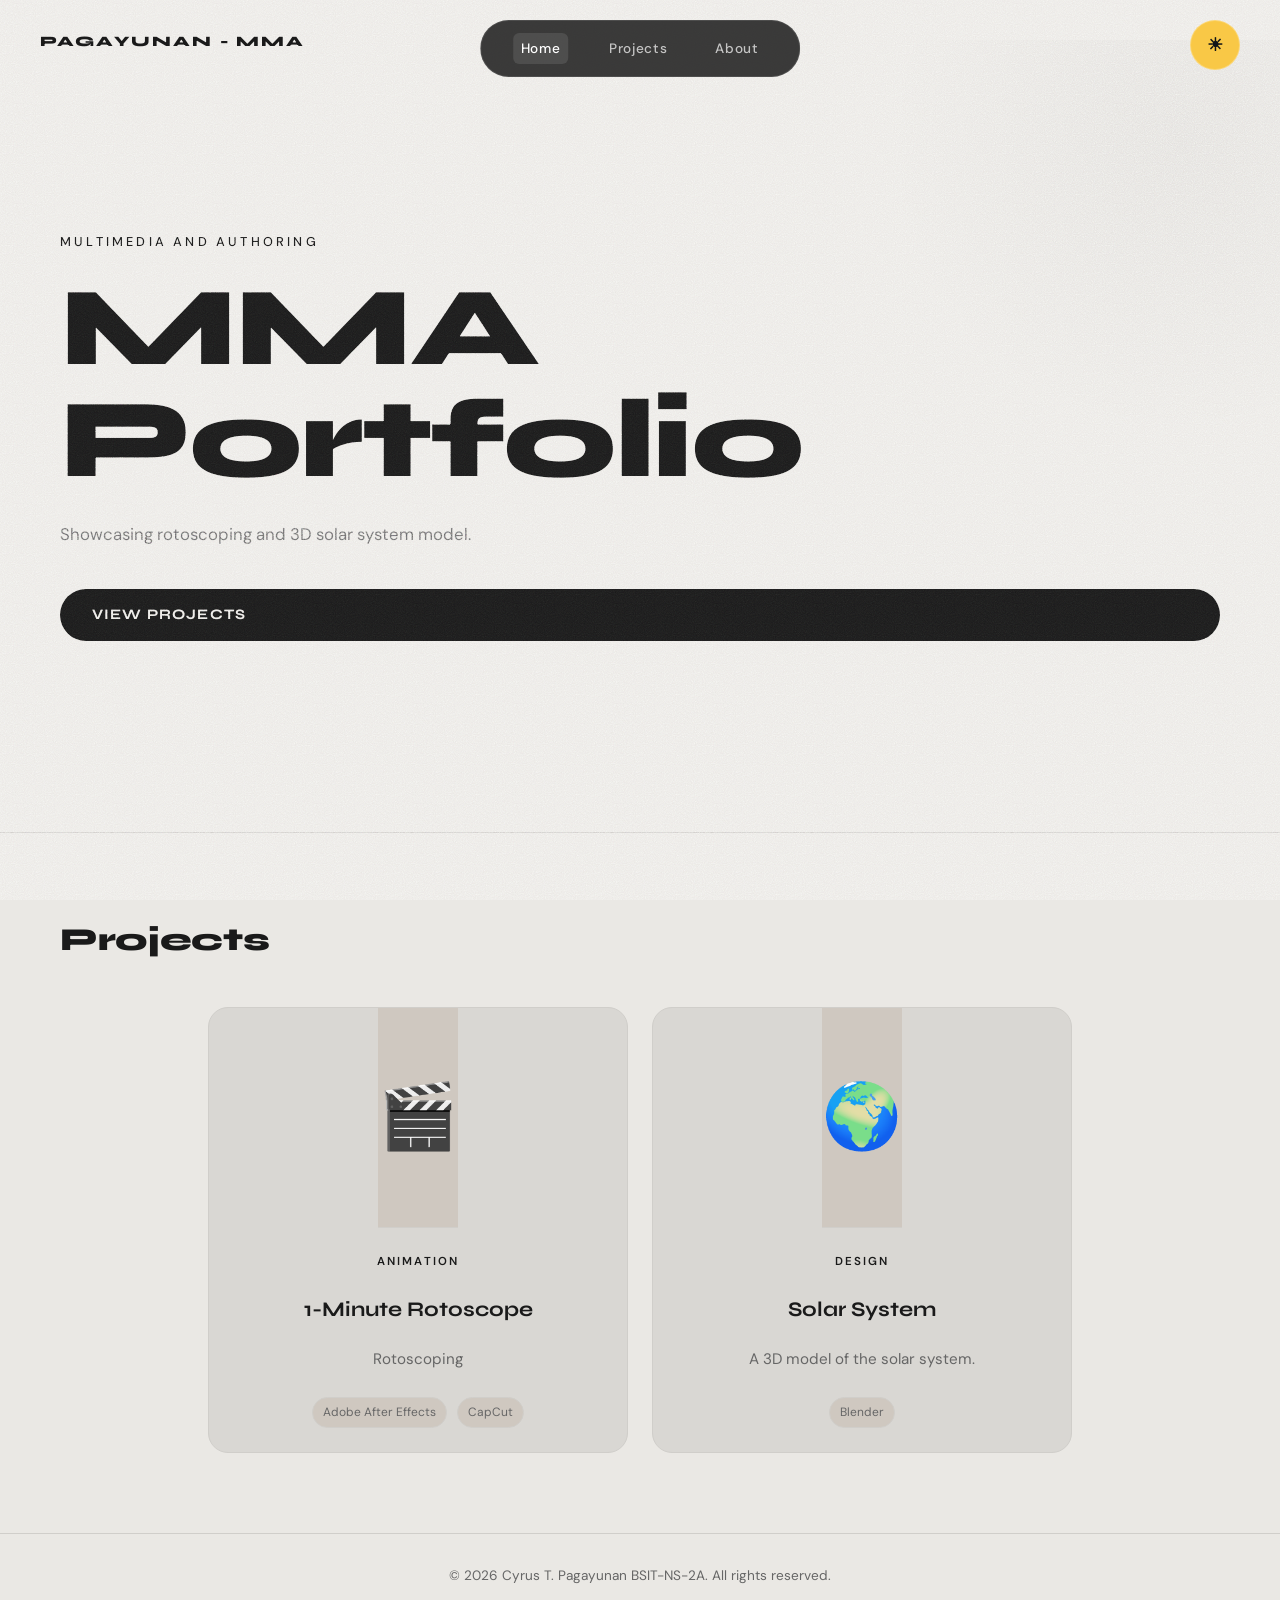
<file: index.html>
<!DOCTYPE html>
<html lang="en">
<head>
  <meta charset="UTF-8">
  <meta name="viewport" content="width=device-width, initial-scale=1.0">
  <title>MMA Portfolio</title>
  <link rel="stylesheet" href="style.css">
  <link href="https://fonts.googleapis.com/css2?family=Syne:wght@400;600;700;800&family=DM+Sans:ital,wght@0,300;0,400;0,500;1,300&display=swap" rel="stylesheet">
</head>
<body id="top">

  <!-- NAVBAR -->
  <nav class="navbar">
    <a href="index.html" class="brand-logo">PAGAYUNAN - MMA</a>
    <ul class="nav-links">
      <li><a href="index.html" class="active">Home</a></li>
      <li><a href="#projects">Projects</a></li>
      <li><a href="about.html">About</a></li>
    </ul>
    <button type="button" class="theme-toggle" aria-label="Toggle dark mode">☀</button>
  </nav>

  <!-- HERO -->
  <section class="hero">
    <div class="hero-tag">Multimedia and Authoring</div>
    <h1 class="hero-title">MMA<br><span class="accent">Portfolio</span></h1>
    <p class="hero-sub">Showcasing rotoscoping and 3D solar system model.</p>
    <a href="#projects" class="btn-primary">View Projects</a>
  </section>

  <!-- PROJECTS GRID -->
  <section class="projects" id="projects">
    <h2 class="section-title">Projects</h2>
    <div class="projects-grid">

      <a href="portfolio/rotoscope.html" class="project-card">
        <div class="card-thumb">
          <div class="card-thumb-placeholder">🎬</div>
        </div>
        <div class="card-body">
          <span class="card-tag">Animation</span>
          <h3>1-Minute Rotoscope</h3>
          <p>Rotoscoping</p>
          <div class="card-tools">
            <span>Adobe After Effects</span>
            <span>CapCut</span>
          
          </div>
        </div>
      </a>

      <a href="portfolio/solarsystem.html" class="project-card">
        <div class="card-thumb">
          <div class="card-thumb-placeholder">🌍</div>
        </div>
        <div class="card-body">
          <span class="card-tag">Design</span>
          <h3>Solar System</h3>
          <p>A 3D model of the solar system.</p>
          <div class="card-tools">

            <span>Blender</span>
          
          </div>
        </div>
      </a>

    </div>
  </section>

  <!-- FOOTER -->
  <footer class="footer">
    <p>© 2026 Cyrus T. Pagayunan BSIT-NS-2A. All rights reserved.</p>
  </footer>

  <a href="#top" class="back-to-top">↑</a>
  <script>
    const backTopBtn = document.querySelector('.back-to-top');
    const themeToggle = document.querySelector('.theme-toggle');
    const applyTheme = theme => {
      document.body.classList.toggle('dark', theme === 'dark');
      if (!themeToggle) return;
      themeToggle.textContent = theme === 'dark' ? '☾' : '☀';
      themeToggle.style.color = theme === 'dark' ? '#FFFFFF' : '#111418';
    };
    const savedTheme = localStorage.getItem('theme');
    applyTheme(savedTheme === 'dark' ? 'dark' : 'light');
    if (themeToggle) {
      themeToggle.addEventListener('click', () => {
        const next = document.body.classList.contains('dark') ? 'light' : 'dark';
        applyTheme(next);
        localStorage.setItem('theme', next);
      });
    }
    window.addEventListener('scroll', () => {
      if (!backTopBtn) return;
      if (window.scrollY > 260) backTopBtn.classList.add('show');
      else backTopBtn.classList.remove('show');
    });
  </script>
</body>
</html>
</file>
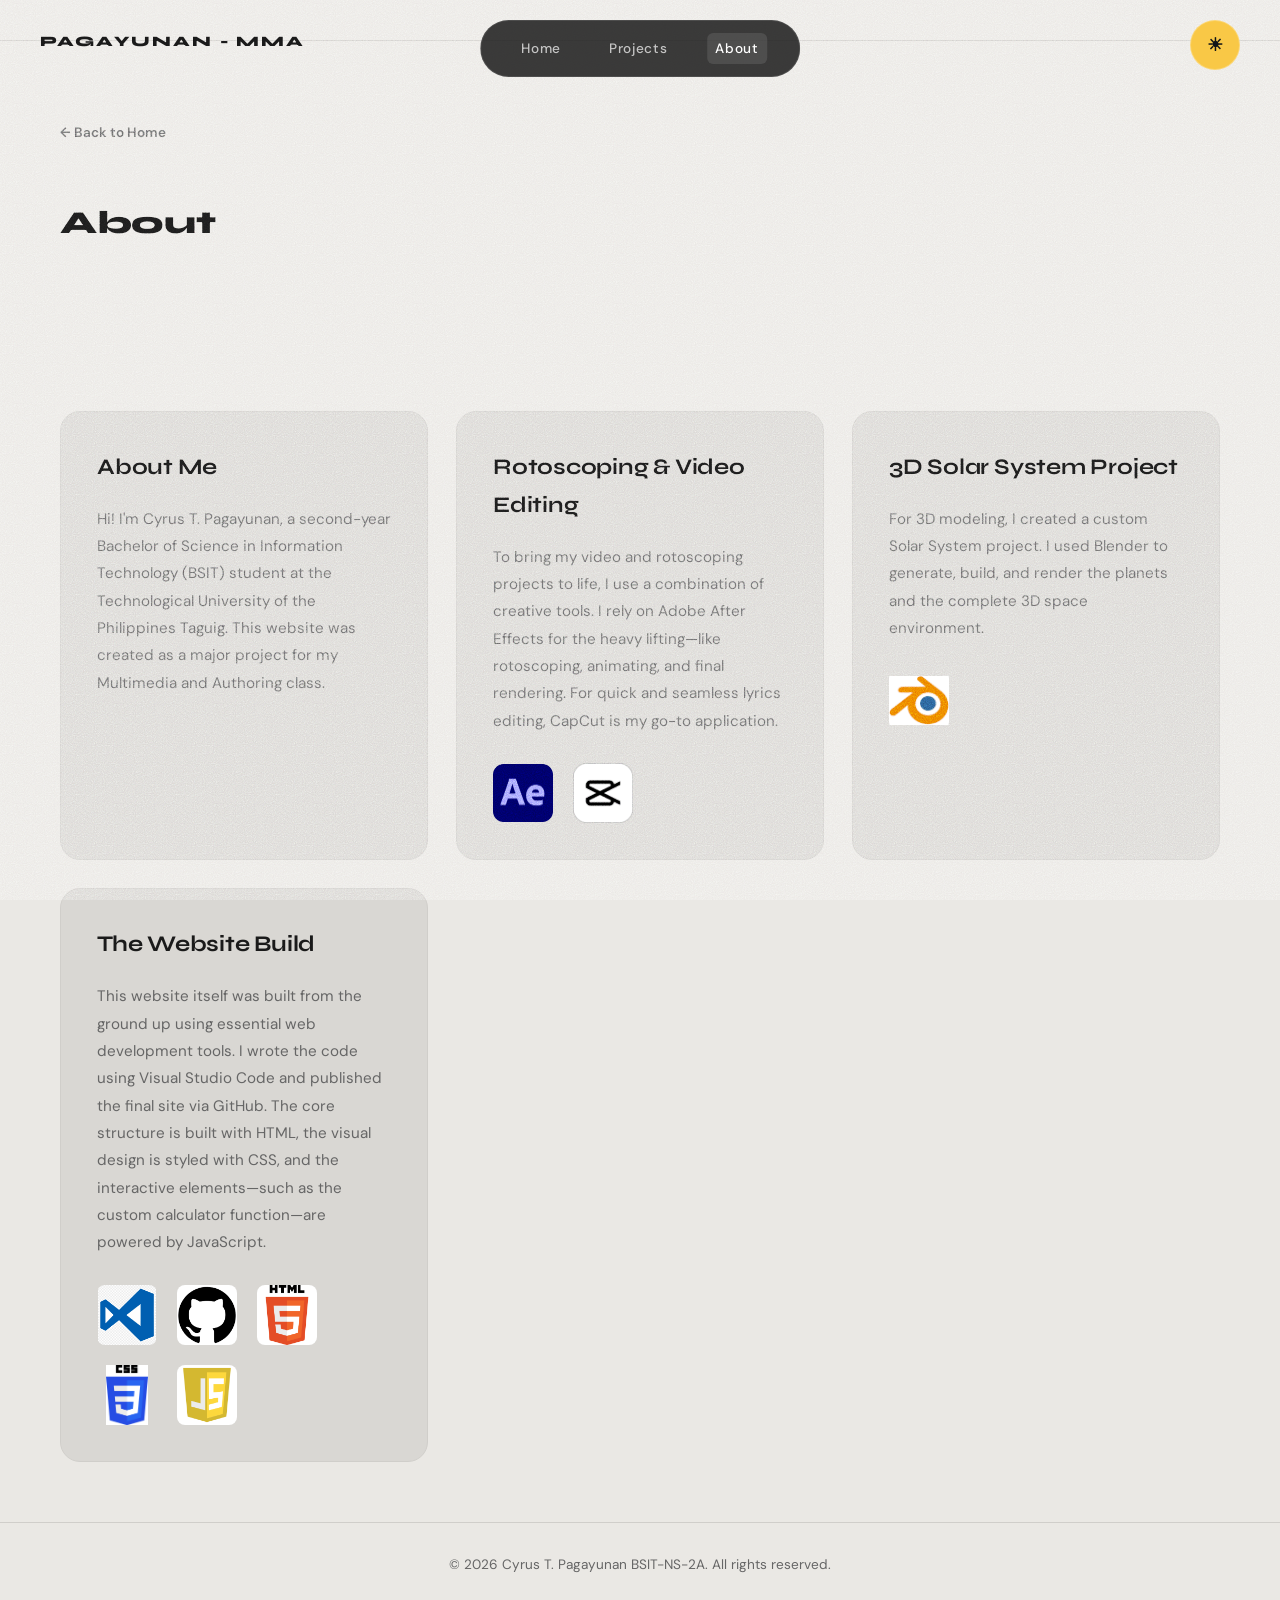
<file: about.html>
<!DOCTYPE html>
<html lang="en">
<head>
  <meta charset="UTF-8">
  <meta name="viewport" content="width=device-width, initial-scale=1.0">
  <title>About | Pagayunan - MMA</title>
  <link rel="stylesheet" href="style.css">
  <link href="https://fonts.googleapis.com/css2?family=Syne:wght@400;600;700;800&amp;family=DM+Sans:ital,wght@0,300;0,400;0,500;1,300&amp;display=swap" rel="stylesheet">
</head>
<body id="top">

  <!-- NAVBAR -->
  <nav class="navbar">
    <a href="index.html" class="brand-logo">PAGAYUNAN - MMA</a>
    <ul class="nav-links">
      <li><a href="index.html">Home</a></li>
      <li><a href="index.html#projects">Projects</a></li>
      <li><a href="about.html" class="active">About</a></li>
    </ul>
    <button type="button" class="theme-toggle" aria-label="Toggle dark mode">☀</button>
  </nav>

  <!-- ABOUT HERO -->
  <section class="about-hero">
    <a href="index.html" class="back-link">← Back to Home</a>
    <h1 class="section-title">About</h1>
  </section>

  <!-- ABOUT SECTIONS -->
  <section class="about-sections">
    <!-- Section 1: About Me -->
    <div class="about-card">
      <h2 class="about-card-title">About Me</h2>
      <p class="about-card-text">Hi! I'm Cyrus T. Pagayunan, a second-year Bachelor of Science in Information Technology (BSIT) student at the Technological University of the Philippines Taguig. This website was created as a major project for my Multimedia and Authoring class.</p>
    </div>

    <!-- Section 2: Rotoscoping & Video Editing -->
    <div class="about-card">
      <h2 class="about-card-title">Rotoscoping &amp; Video Editing</h2>
      <p class="about-card-text">To bring my video and rotoscoping projects to life, I use a combination of creative tools. I rely on Adobe After Effects for the heavy lifting—like rotoscoping, animating, and final rendering. For quick and seamless lyrics editing, CapCut is my go-to application.</p>
      <div class="tools-grid-about">
        <div class="tool-logo">
          <img src="images/logos/ae.png" alt="Adobe After Effects" title="Adobe After Effects">
        </div>
        <div class="tool-logo">
          <img src="images/logos/capcut_icon.png" alt="CapCut" title="CapCut">
        </div>
      </div>
    </div>

    <!-- Section 3: 3D Solar System Project -->
    <div class="about-card">
      <h2 class="about-card-title">3D Solar System Project</h2>
      <p class="about-card-text">For 3D modeling, I created a custom Solar System project. I used Blender to generate, build, and render the planets and the complete 3D space environment.</p>
      <div class="tools-grid-about">
        <div class="tool-logo">
          <img src="images/logos/blender.png" alt="Blender" title="Blender">
        </div>
      </div>
    </div>

    <!-- Section 4: The Website Build -->
    <div class="about-card">
      <h2 class="about-card-title">The Website Build</h2>
      <p class="about-card-text">This website itself was built from the ground up using essential web development tools. I wrote the code using Visual Studio Code and published the final site via GitHub. The core structure is built with HTML, the visual design is styled with CSS, and the interactive elements—such as the custom calculator function—are powered by JavaScript.</p>
      <div class="tools-grid-about">
        <div class="tool-logo">
          <img src="images/logos/vscode.png" alt="VS Code" title="VS Code">
        </div>
        <div class="tool-logo">
          <img src="images/logos/github.png" alt="GitHub" title="GitHub">
        </div>
        <div class="tool-logo">
          <img src="images/logos/html.png" alt="HTML" title="HTML">
        </div>
        <div class="tool-logo">
          <img src="images/logos/css.png" alt="CSS" title="CSS">
        </div>
        <div class="tool-logo">
          <img src="images/logos/js.png" alt="JavaScript" title="JavaScript">
        </div>
      </div>
    </div>
  </section>

  <!-- FOOTER -->
  <footer class="footer">
    <p>© 2026 Cyrus T. Pagayunan BSIT-NS-2A. All rights reserved.</p>
  </footer>

  <a href="#top" class="back-to-top">↑</a>
  <script>
    const backTopBtn = document.querySelector('.back-to-top');
    const themeToggle = document.querySelector('.theme-toggle');
    const applyTheme = theme => {
      document.body.classList.toggle('dark', theme === 'dark');
      if (!themeToggle) return;
      themeToggle.textContent = theme === 'dark' ? '☾' : '☀';
      themeToggle.style.color = theme === 'dark' ? '#FFFFFF' : '#111418';
    };
    const savedTheme = localStorage.getItem('theme');
    applyTheme(savedTheme === 'dark' ? 'dark' : 'light');
    if (themeToggle) {
      themeToggle.addEventListener('click', () => {
        const next = document.body.classList.contains('dark') ? 'light' : 'dark';
        applyTheme(next);
        localStorage.setItem('theme', next);
      });
    }
    window.addEventListener('scroll', () => {
      if (!backTopBtn) return;
      if (window.scrollY > 260) backTopBtn.classList.add('show');
      else backTopBtn.classList.remove('show');
    });
  </script>
</body>
</html>
</file>
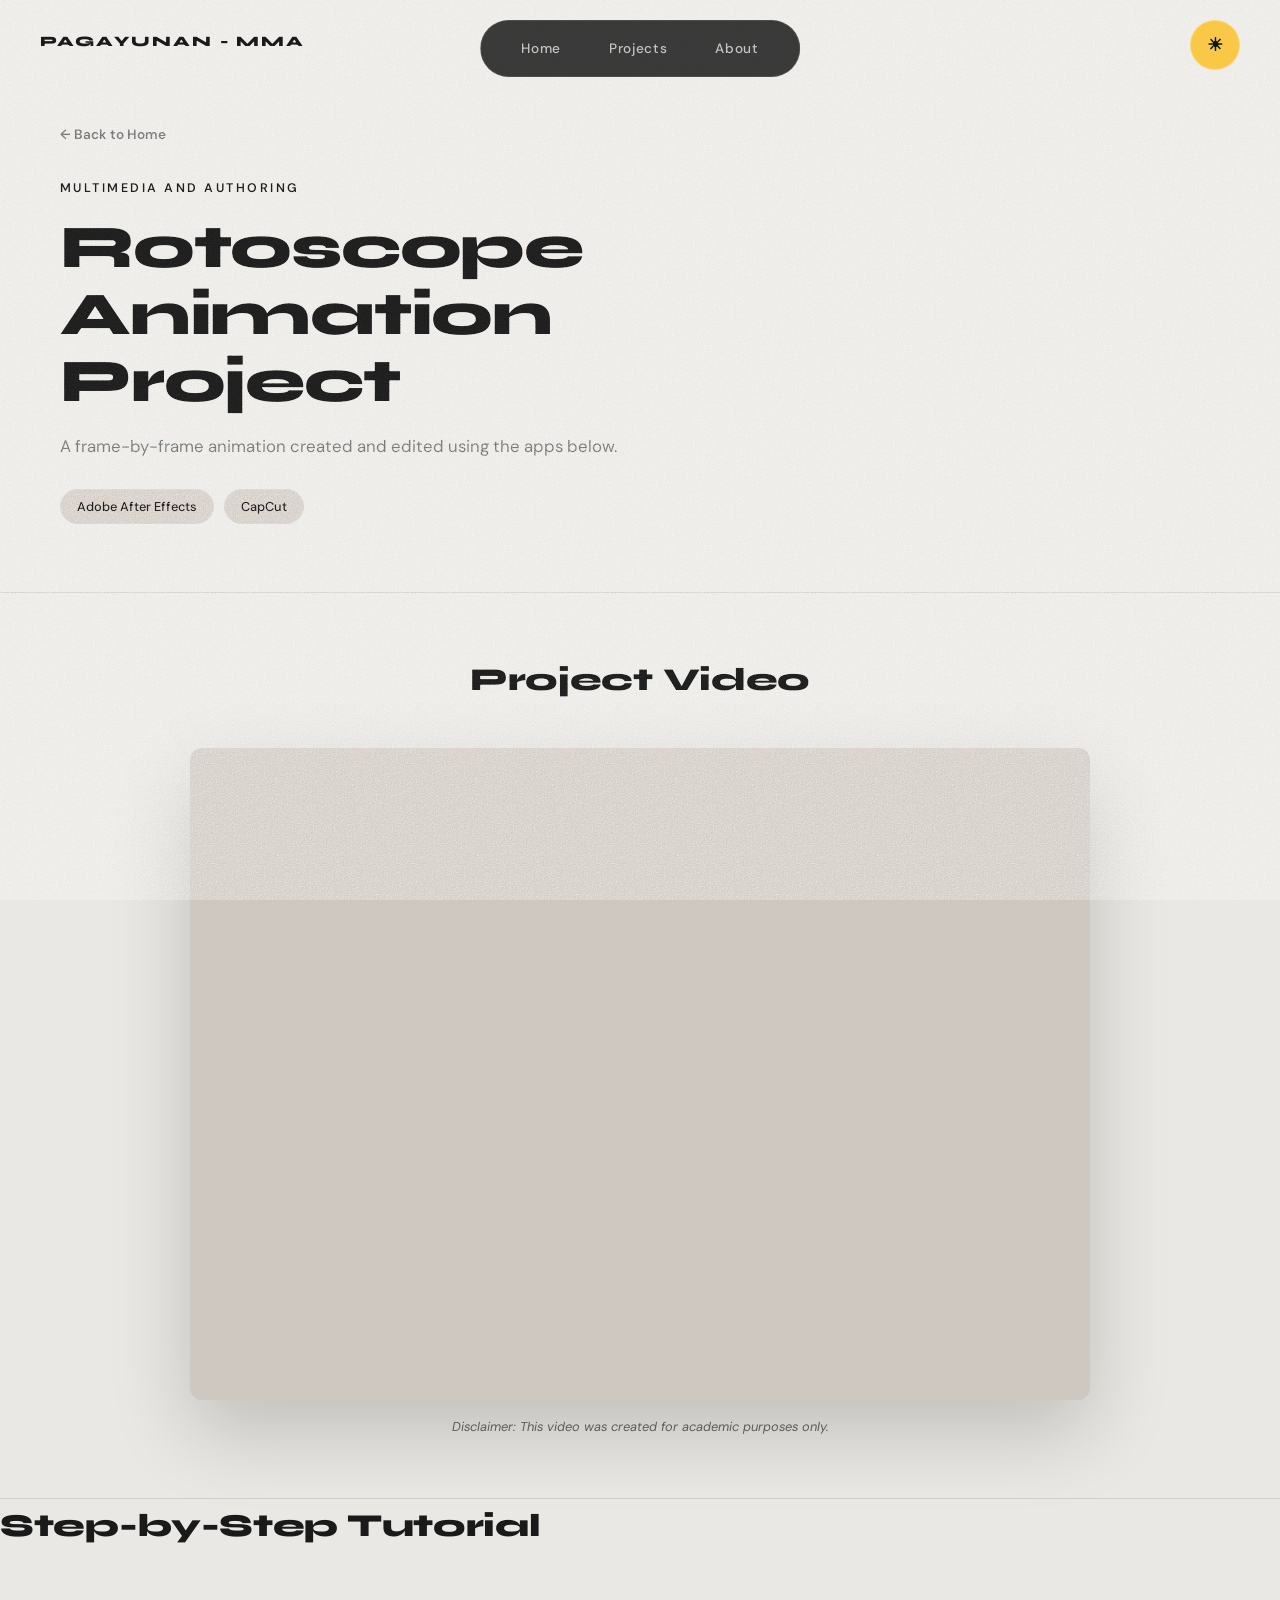
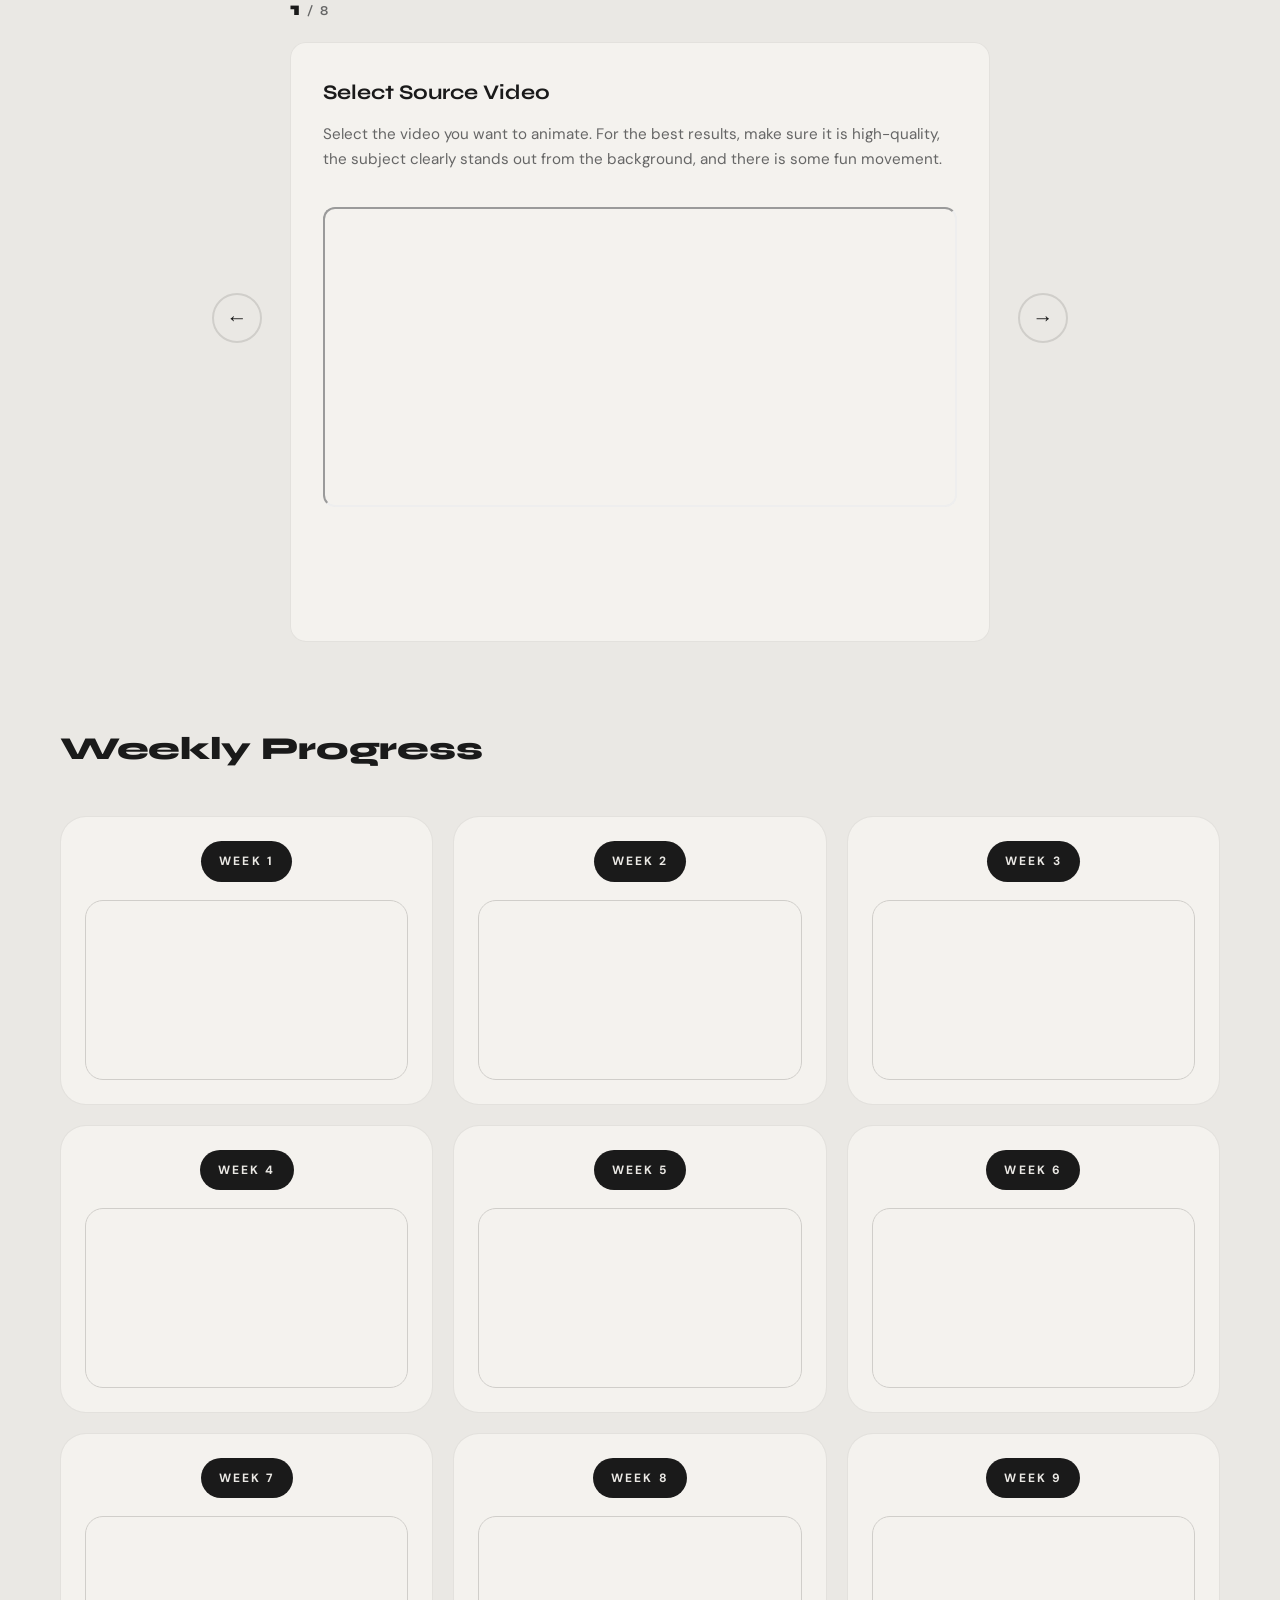
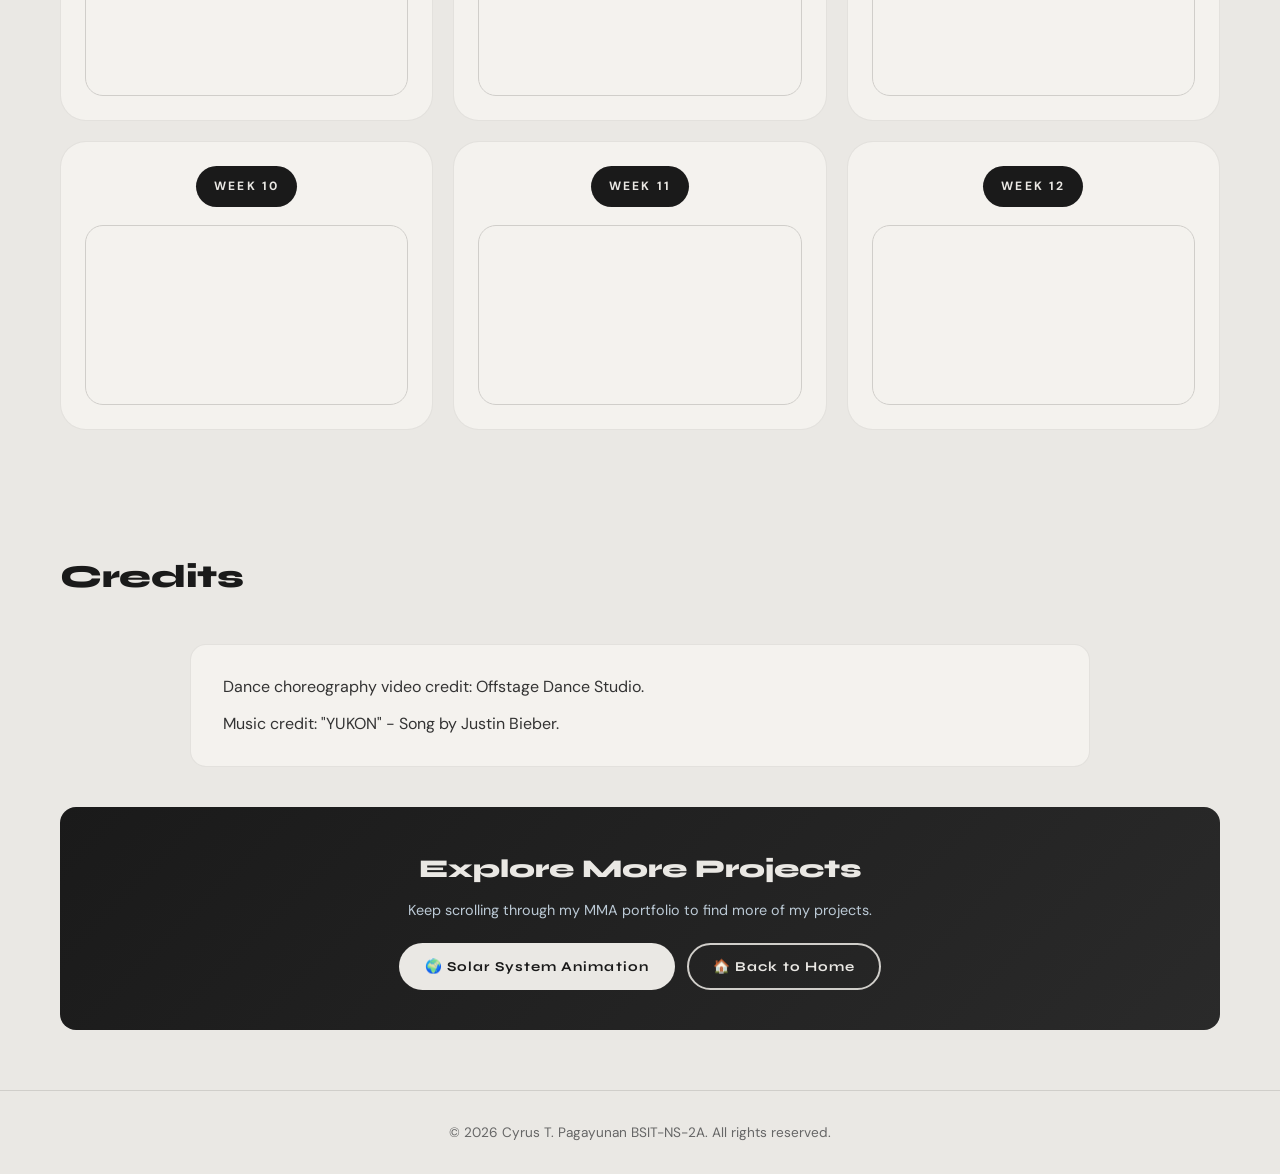
<file: portfolio/rotoscope.html>
<!DOCTYPE html>
<html lang="en">
<head>
  <meta charset="UTF-8">
  <meta name="viewport" content="width=device-width, initial-scale=1.0">
  <title>1-Minute Rotoscope Project | Portfolio</title>
  <link rel="stylesheet" href="../style.css">
  <link href="https://fonts.googleapis.com/css2?family=Syne:wght@400;600;700;800&amp;family=DM+Sans:ital,wght@0,300;0,400;0,500;1,300&amp;display=swap" rel="stylesheet">
</head>
<body id="top">

  <!-- NAVBAR -->
  <nav class="navbar">
    <a href="../index.html" class="brand-logo">PAGAYUNAN - MMA</a>
    <ul class="nav-links">
      <li><a href="../index.html">Home</a></li>
      <li><a href="../index.html#projects">Projects</a></li>
      <li><a href="../about.html">About</a></li>
    </ul>
    <button type="button" class="theme-toggle" aria-label="Toggle dark mode">☀</button>
  </nav>

  <!-- PROJECT HERO -->
  <section class="project-hero">
    <a href="../index.html" class="back-link">← Back to Home</a>
    <div class="project-hero-tag">	Multimedia and Authoring</div>
    <h1>Rotoscope Animation Project</h1>
    <p>A frame-by-frame animation created and edited using the apps below.</p>
    <div class="tool-badges">
      <span class="tool-badge">Adobe After Effects</span>
      <span class="tool-badge">CapCut</span>

    </div>
  </section>

<!-- VIDEO -->
<section class="video-section">
  <h2 class="section-title">Project Video</h2>
  <div class="video-wrapper">
    <iframe 
      src="https://www.youtube.com/embed/qwleHFKE5iw" 
      title="1-Minute Rotoscope Video"
      allowfullscreen>
    </iframe>
  </div>
  <p class="disclaimer">Disclaimer: This video was created for academic purposes only.</p>
</section>

  <!-- STEP-BY-STEP TUTORIAL -->
  <section class="steps-section">
    <h2 class="section-title">Step-by-Step Tutorial</h2>
    <div class="steps-carousel">
      <button class="carousel-arrow left-arrow" aria-label="Previous step">←</button>
      <div class="carousel-container">
        <div class="step-counter"><span id="current-step">1</span> / 8</div>
        <div class="carousel-viewport">
          <div class="steps-track" id="steps-track">
            <div class="step-card" data-step="1">
              <h3>Select Source Video</h3>
              <p>Select the video you want to animate. For the best results, make sure it is high-quality, the subject clearly stands out from the background, and there is some fun movement.</p>
              <iframe src="https://www.youtube.com/embed/dMlrPndRUtM" title="Step 1: Select Source Material" height="300" allow="accelerometer; autoplay; clipboard-write; encrypted-media; gyroscope; picture-in-picture" allowfullscreen></iframe>
            </div>
            <div class="step-card" data-step="2">
              <h3>Break Down the Video</h3>
              <p>Use CapCut to break your video down into 5-second parts so it is easier to work with.</p>
              <img src="../images/rotoscope_steps/capcut_clips.png" alt="Cutting video into clips in CapCut">
            </div>
            <div class="step-card" data-step="3">
              <h3>Put the videos into new Compositions</h3>
              <p>In After Effects, take each 5-second piece of your video and place it into its own brand-new composition.</p>
              <img src="../images/rotoscope_steps/composition.png" alt="Creating new composition in After Effects">
            </div>
            <div class="step-card" data-step="4">
              <h3>Trace Each Layer</h3>
              <p>Use the Roto Brush Tool to trace the shirt, pants, body, hair, and shoes, putting each on its own layer. Freeze each layer so you can work on them individually.</p>
              <img src="../images/rotoscope_steps/layer.png" alt="Using Roto Brush Tool to isolate subject">
            </div>
            <div class="step-card" data-step="5">
              <h3>Fill the Layers with Colors</h3>
              <p>Fill each of your separated layers (like the shirt, pants, and hair) with a single, solid color. This gets them ready to be styled.</p>
              <img src="../images/rotoscope_steps/trace.png" alt="Adding fill colors to layers">
            </div>
            <div class="step-card" data-step="6">
              <h3>Render All Compositions</h3>
              <p>Now it is time to save your work. Add each 5-second piece to the Render Queue and export them, making sure to keep your export settings exactly the same across the board</p>
              <img src="../images/rotoscope_steps/render.png" alt="Rendering compositions in After Effects">
            </div>
            <div class="step-card" data-step="7">
              <h3>Compile All 5-Second Clips</h3>
              <p>Bring all your finished clips back into CapCut and put them in order.</p>
              <img src="../images/rotoscope_steps/export.png" alt="Compiling clips in CapCut">
            </div>
            <div class="step-card" data-step="8">
              <h3>Edit Lyrics &amp; Background</h3>
              <p>Use CapCut to add your lyrics and match them to the music. Change the background colors to make your final video look great.</p>
              <img src="../images/rotoscope_steps/lyrics.png" alt="Editing lyrics in CapCut">
            </div>
          </div>
        </div>
      </div>
      <button class="carousel-arrow right-arrow" aria-label="Next step">→</button>
    </div>
  </section>

  <!-- WEEKLY PROGRESS -->
  <section class="progress-section">
    <h2 class="section-title">Weekly Progress</h2>
    <div class="progress-grid">
      <div class="week-card">
        <span class="week-badge">Week 1</span>
        <iframe height="180" src="https://www.youtube.com/embed/2GvjxPM4xSo" title="Week 1 Rotoscope Tutorial" allow="accelerometer; autoplay; clipboard-write; encrypted-media; gyroscope; picture-in-picture" allowfullscreen></iframe>
      </div>
      <div class="week-card">
        <span class="week-badge">Week 2</span>
        <iframe height="180" src="https://www.youtube.com/embed/VyYzyhCxFfQ" title="Week 2 Rotoscope Tutorial" allow="accelerometer; autoplay; clipboard-write; encrypted-media; gyroscope; picture-in-picture" allowfullscreen></iframe>
      </div>
      <div class="week-card">
        <span class="week-badge">Week 3</span>
        <iframe height="180" src="https://www.youtube.com/embed/pzqwKD_Dg2s" title="Week 3 Rotoscope Tutorial" allow="accelerometer; autoplay; clipboard-write; encrypted-media; gyroscope; picture-in-picture" allowfullscreen></iframe>
      </div>
      <div class="week-card">
        <span class="week-badge">Week 4</span>
        <iframe height="180" src="https://www.youtube.com/embed/8X9p7DlPohM" title="Week 4 Rotoscope Tutorial" allow="accelerometer; autoplay; clipboard-write; encrypted-media; gyroscope; picture-in-picture" allowfullscreen></iframe>
      </div>
      <div class="week-card">
        <span class="week-badge">Week 5</span>
        <iframe height="180" src="https://www.youtube.com/embed/C6i1j8d5lGQ" title="Week 5 Rotoscope Video" allow="accelerometer; autoplay; clipboard-write; encrypted-media; gyroscope; picture-in-picture" allowfullscreen></iframe>
      </div>
      <div class="week-card">
        <span class="week-badge">Week 6</span>
        <iframe height="180" src="https://www.youtube.com/embed/4Jh68-Ldj2I" title="Week 6 Rotoscope Video" allow="accelerometer; autoplay; clipboard-write; encrypted-media; gyroscope; picture-in-picture" allowfullscreen></iframe>
      </div>
      <div class="week-card">
        <span class="week-badge">Week 7</span>
        <iframe height="180" src="https://www.youtube.com/embed/eEyM3yLNKcA" title="Week 7 Rotoscope Video" allow="accelerometer; autoplay; clipboard-write; encrypted-media; gyroscope; picture-in-picture" allowfullscreen></iframe>
      </div>
      <div class="week-card">
        <span class="week-badge">Week 8</span>
        <iframe height="180" src="https://www.youtube.com/embed/fyRsU51eF-o" title="Week 8 Rotoscope Video" allow="accelerometer; autoplay; clipboard-write; encrypted-media; gyroscope; picture-in-picture" allowfullscreen></iframe>
      </div>
      <div class="week-card">
        <span class="week-badge">Week 9</span>
        <iframe height="180" src="https://www.youtube.com/embed/KJArJR8BI18" title="Week 9 Rotoscope Video" allow="accelerometer; autoplay; clipboard-write; encrypted-media; gyroscope; picture-in-picture" allowfullscreen></iframe>
      </div>
      <div class="week-card">
        <span class="week-badge">Week 10</span>
        <iframe height="180" src="https://www.youtube.com/embed/CS5bzTn-95c" title="Week 10 Rotoscope Video" allow="accelerometer; autoplay; clipboard-write; encrypted-media; gyroscope; picture-in-picture" allowfullscreen></iframe>
      </div>
      <div class="week-card">
        <span class="week-badge">Week 11</span>
        <iframe height="180" src="https://www.youtube.com/embed/ZjOW3chOTx0" title="Week 11 Rotoscope Video" allow="accelerometer; autoplay; clipboard-write; encrypted-media; gyroscope; picture-in-picture" allowfullscreen></iframe>
      </div>
      <div class="week-card">
        <span class="week-badge">Week 12</span>
        <iframe height="180" src="https://www.youtube.com/embed/ex2HPvzmzbo" title="Week 12 Rotoscope Video" allow="accelerometer; autoplay; clipboard-write; encrypted-media; gyroscope; picture-in-picture" allowfullscreen></iframe>
      </div>
    </div>
  </section>

  <!-- CREDITS -->
  <section class="credits-section">
    <h2 class="section-title">Credits</h2>
    <div class="credits-card">
      <p>Dance choreography video credit: Offstage Dance Studio.</p>
      <p>Music credit: "YUKON" - Song by Justin Bieber.</p>
    </div>
  </section>

  <!-- EXPLORE MORE PROJECTS -->
  <section class="explore-section">
    <h2>Explore More Projects</h2>
    <p>Keep scrolling through my MMA portfolio to find more of my projects.</p>
    <div class="explore-buttons">
      <a href="../portfolio/solarsystem.html" class="explore-btn explore-primary">
        🌍 Solar System Animation
      </a>
      <a href="../index.html" class="explore-btn explore-secondary">
        🏠 Back to Home
      </a>
    </div>
  </section>

  <a href="#top" class="back-to-top">↑</a>
  <!-- FOOTER -->
  <footer class="footer">
    <p>© 2026 Cyrus T. Pagayunan BSIT-NS-2A. All rights reserved.</p>
  </footer>

  <script>
    // Theme Toggle
    const backTopBtn = document.querySelector('.back-to-top');
    const themeToggle = document.querySelector('.theme-toggle');
    const applyTheme = theme => {
      document.body.classList.toggle('dark', theme === 'dark');
      if (!themeToggle) return;
      themeToggle.textContent = theme === 'dark' ? '☾' : '☀';
      themeToggle.style.color = theme === 'dark' ? '#FFFFFF' : '#111418';
    };
    const savedTheme = localStorage.getItem('theme');
    applyTheme(savedTheme === 'dark' ? 'dark' : 'light');
    if (themeToggle) {
      themeToggle.addEventListener('click', () => {
        const next = document.body.classList.contains('dark') ? 'light' : 'dark';
        applyTheme(next);
        localStorage.setItem('theme', next);
      });
    }
    window.addEventListener('scroll', () => {
      if (!backTopBtn) return;
      if (window.scrollY > 260) backTopBtn.classList.add('show');
      else backTopBtn.classList.remove('show');
    });

    // Carousel Functionality
    let currentStep = 1;
    const totalSteps = 8;
    const track = document.getElementById('steps-track');
    const currentStepDisplay = document.getElementById('current-step');
    const leftArrow = document.querySelector('.left-arrow');
    const rightArrow = document.querySelector('.right-arrow');

    const updateCarousel = () => {
      const offset = -(currentStep - 1) * 100;
      track.style.transform = `translateY(${offset}%)`;
      currentStepDisplay.textContent = currentStep;
    };

    const nextStep = () => {
      if (currentStep < totalSteps) {
        currentStep++;
        updateCarousel();
      }
    };

    const prevStep = () => {
      if (currentStep > 1) {
        currentStep--;
        updateCarousel();
      }
    };

    rightArrow.addEventListener('click', nextStep);
    leftArrow.addEventListener('click', prevStep);
  </script>
</body>
</html>
</file>
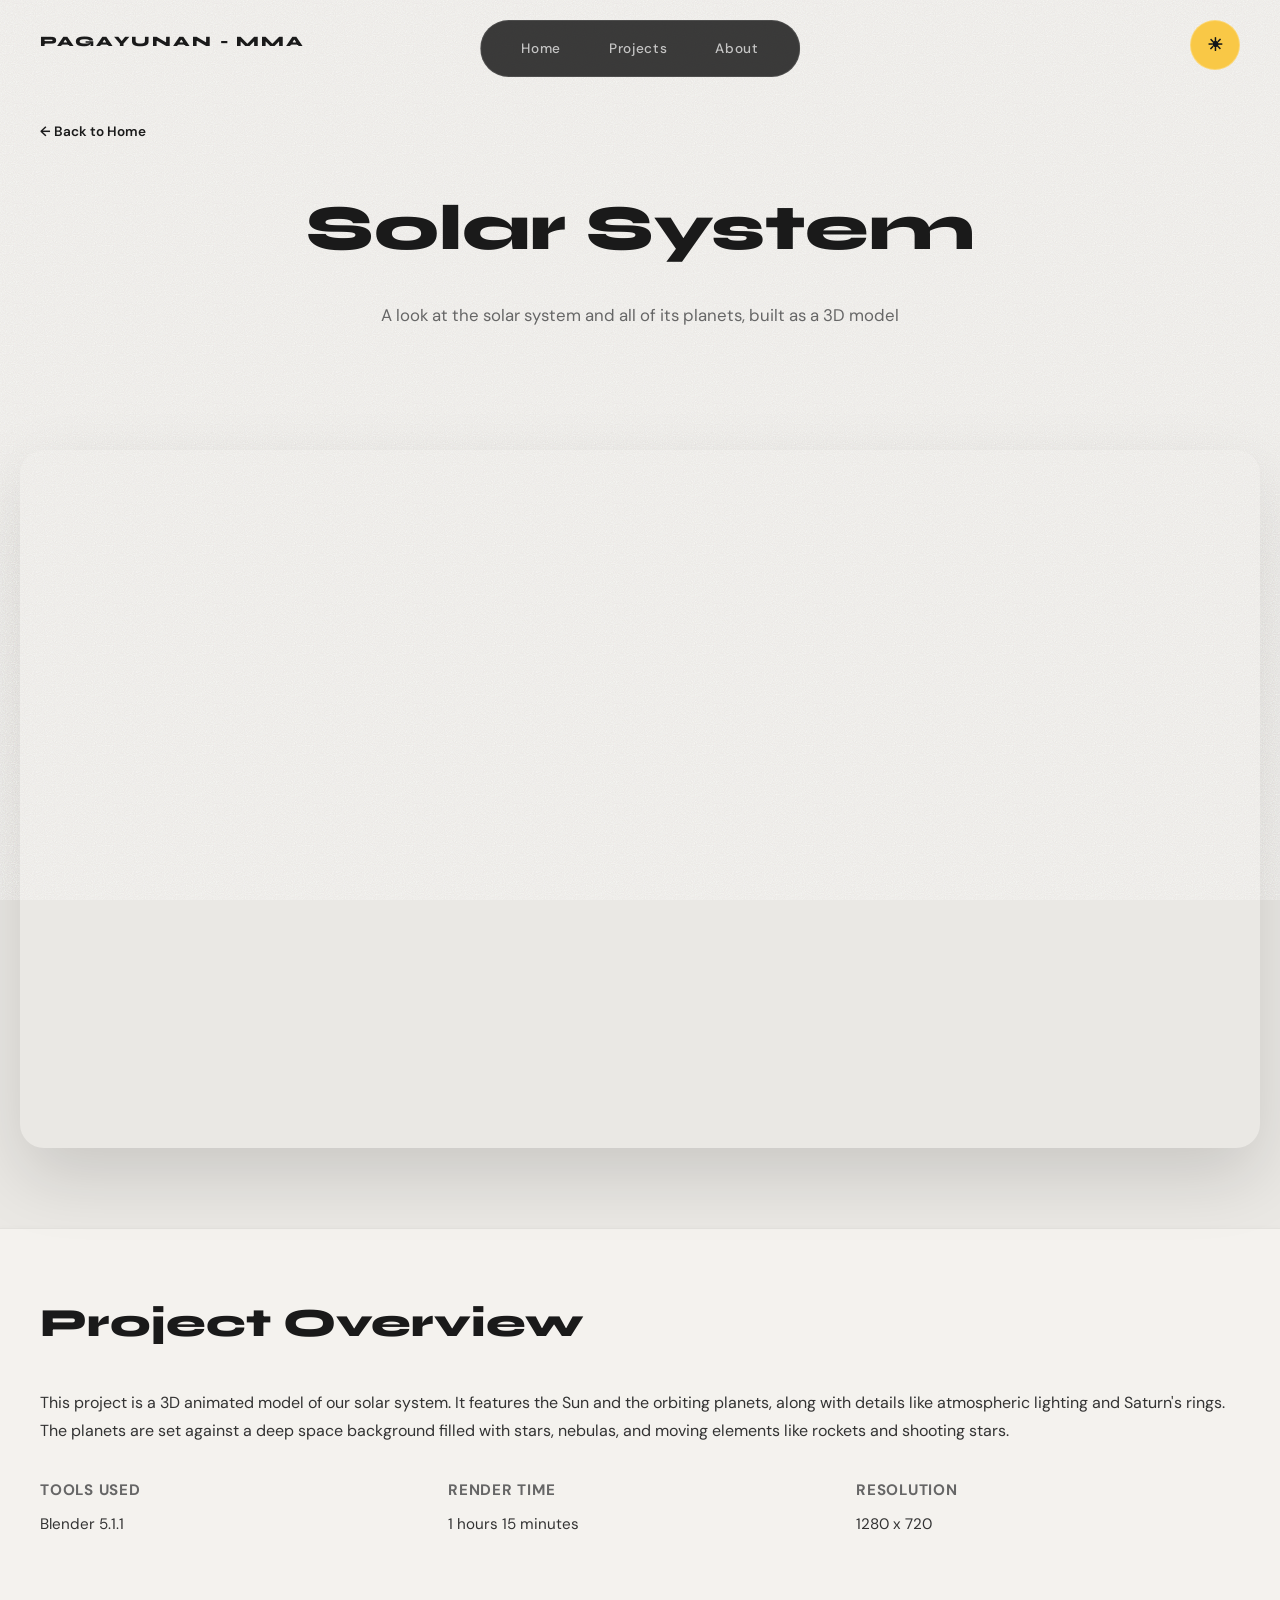
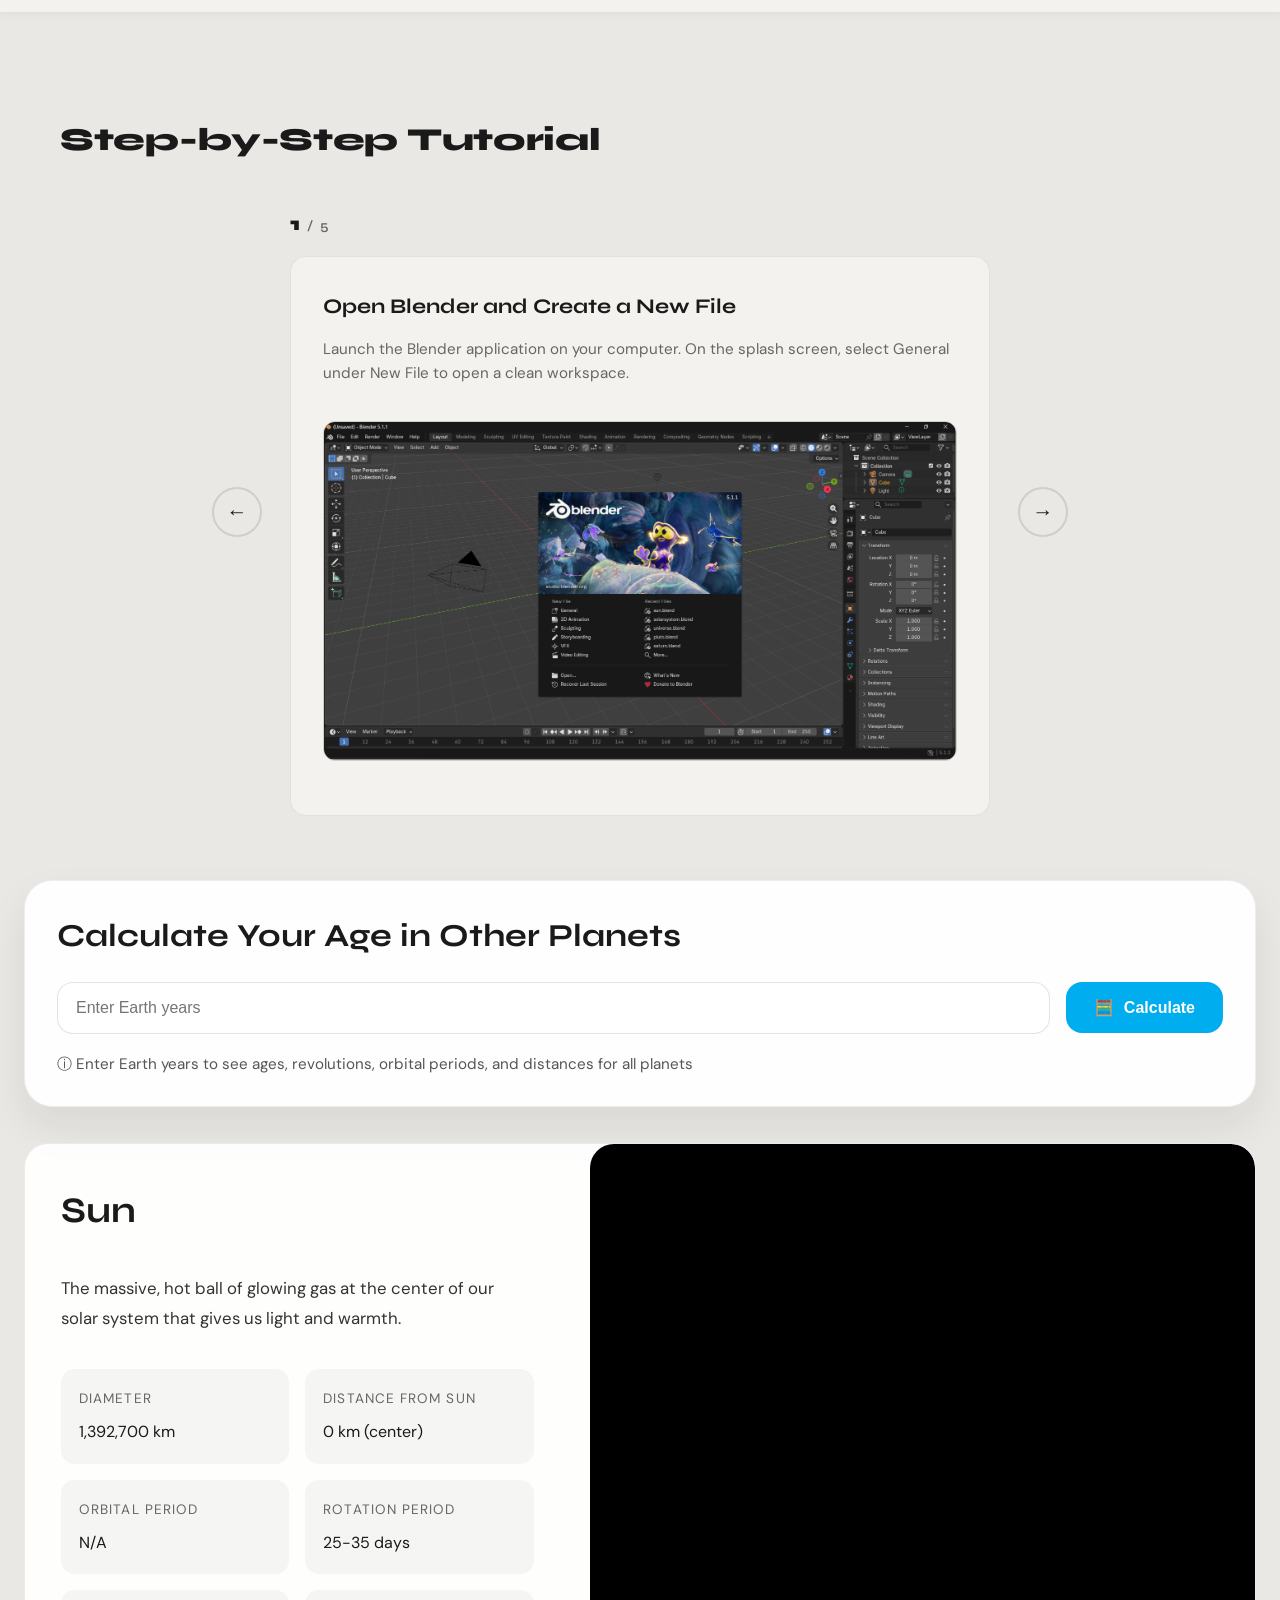
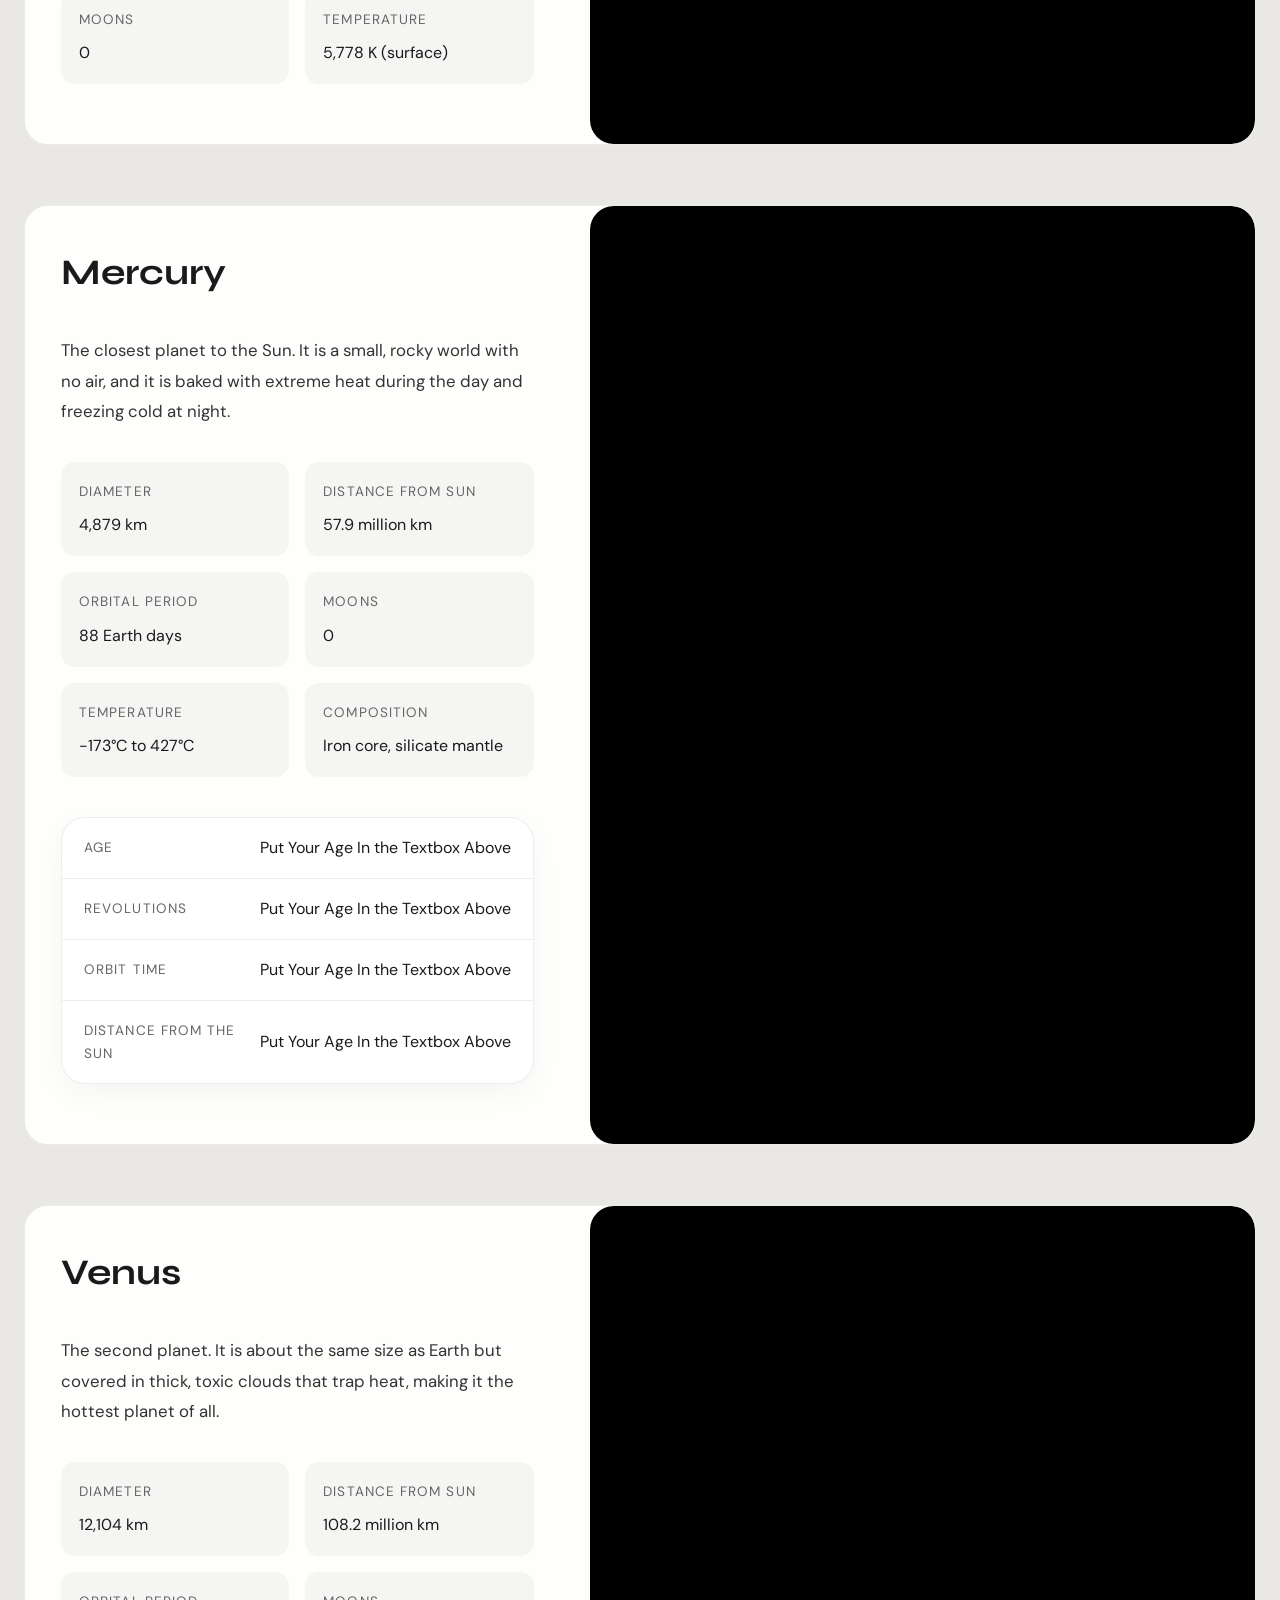
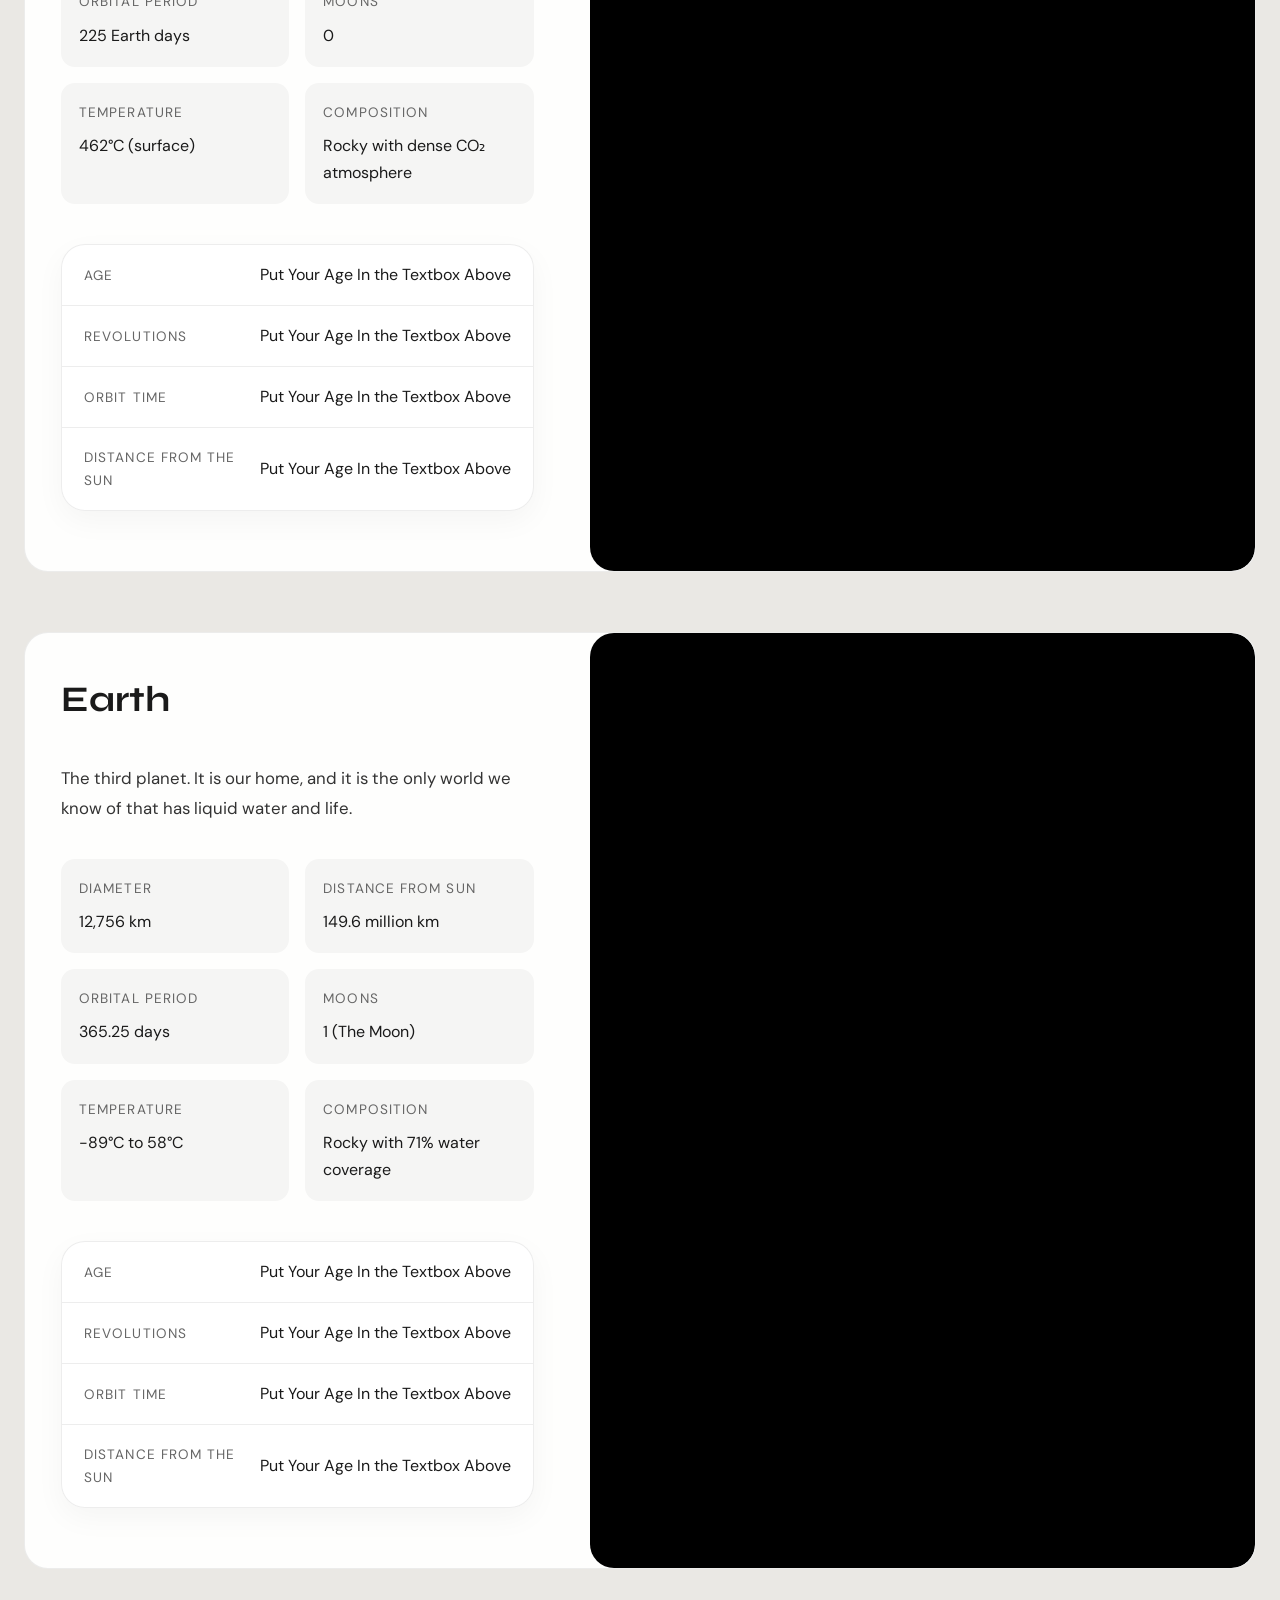
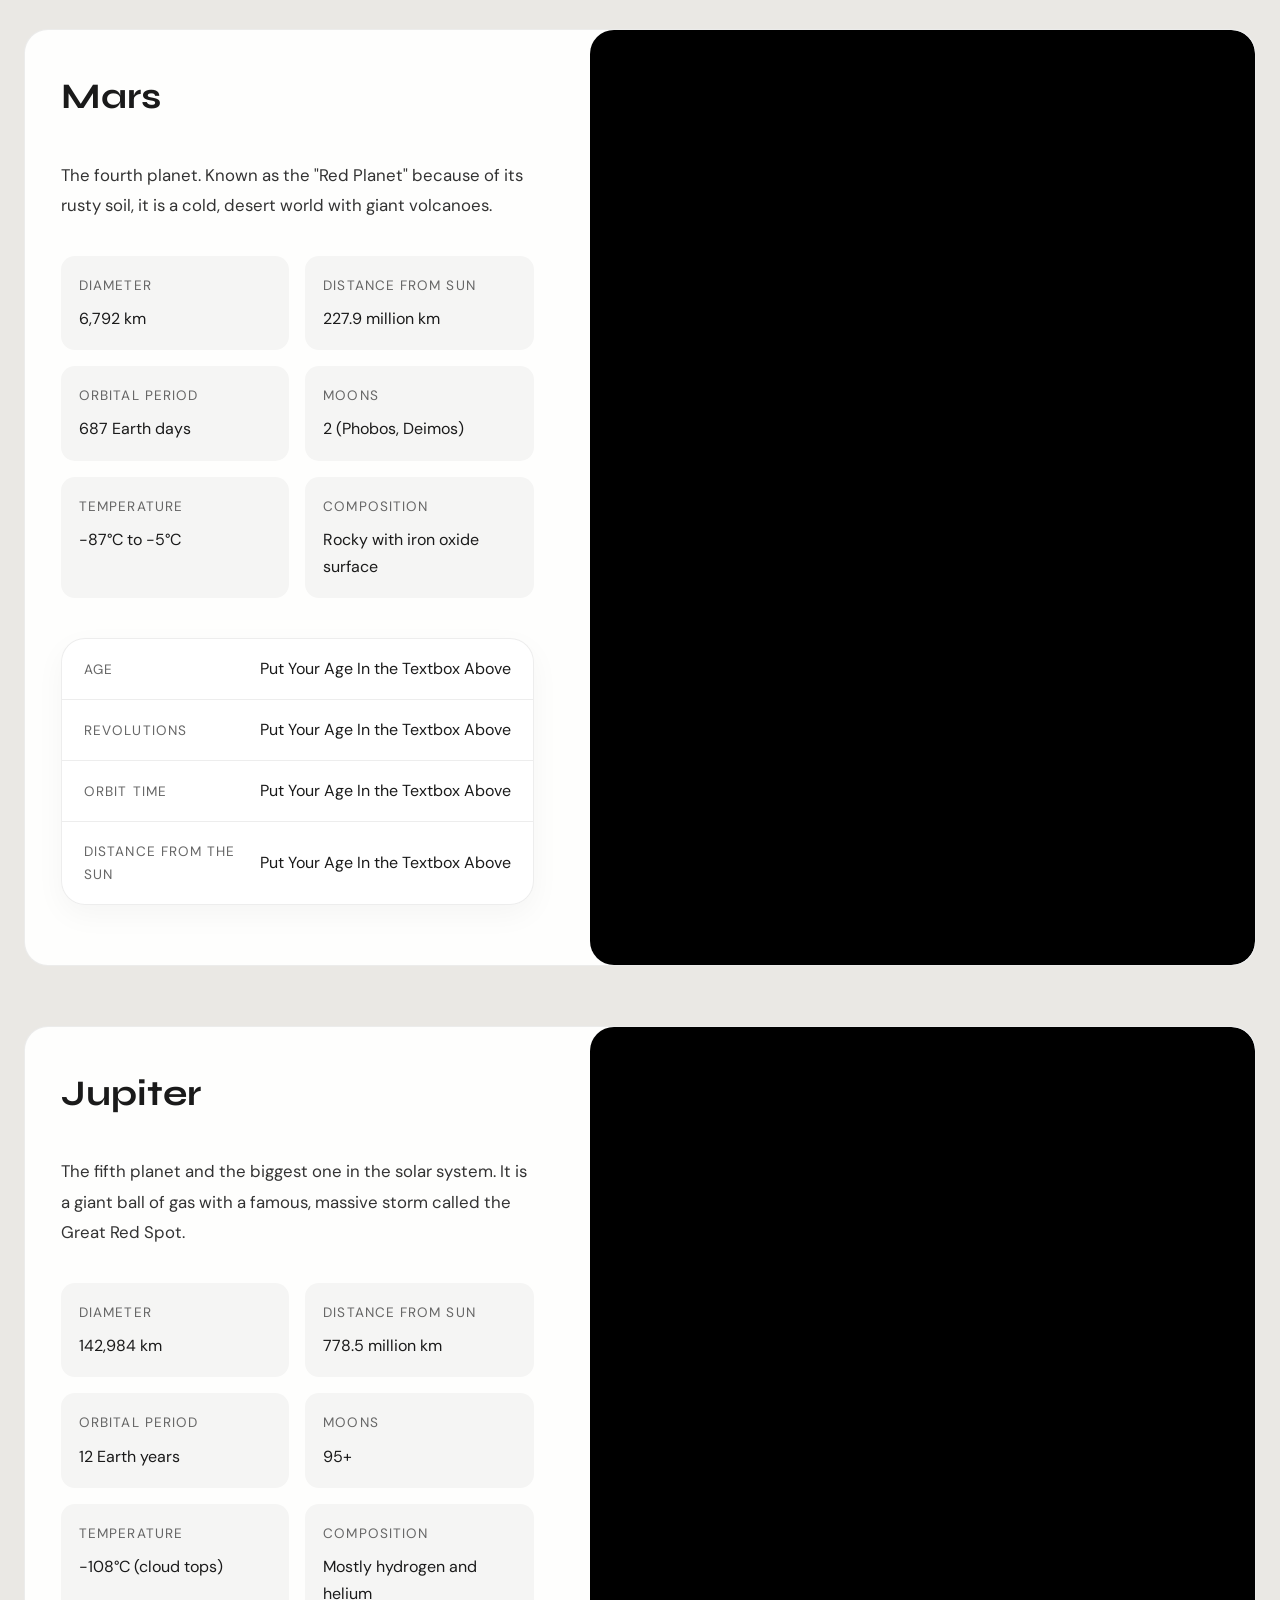
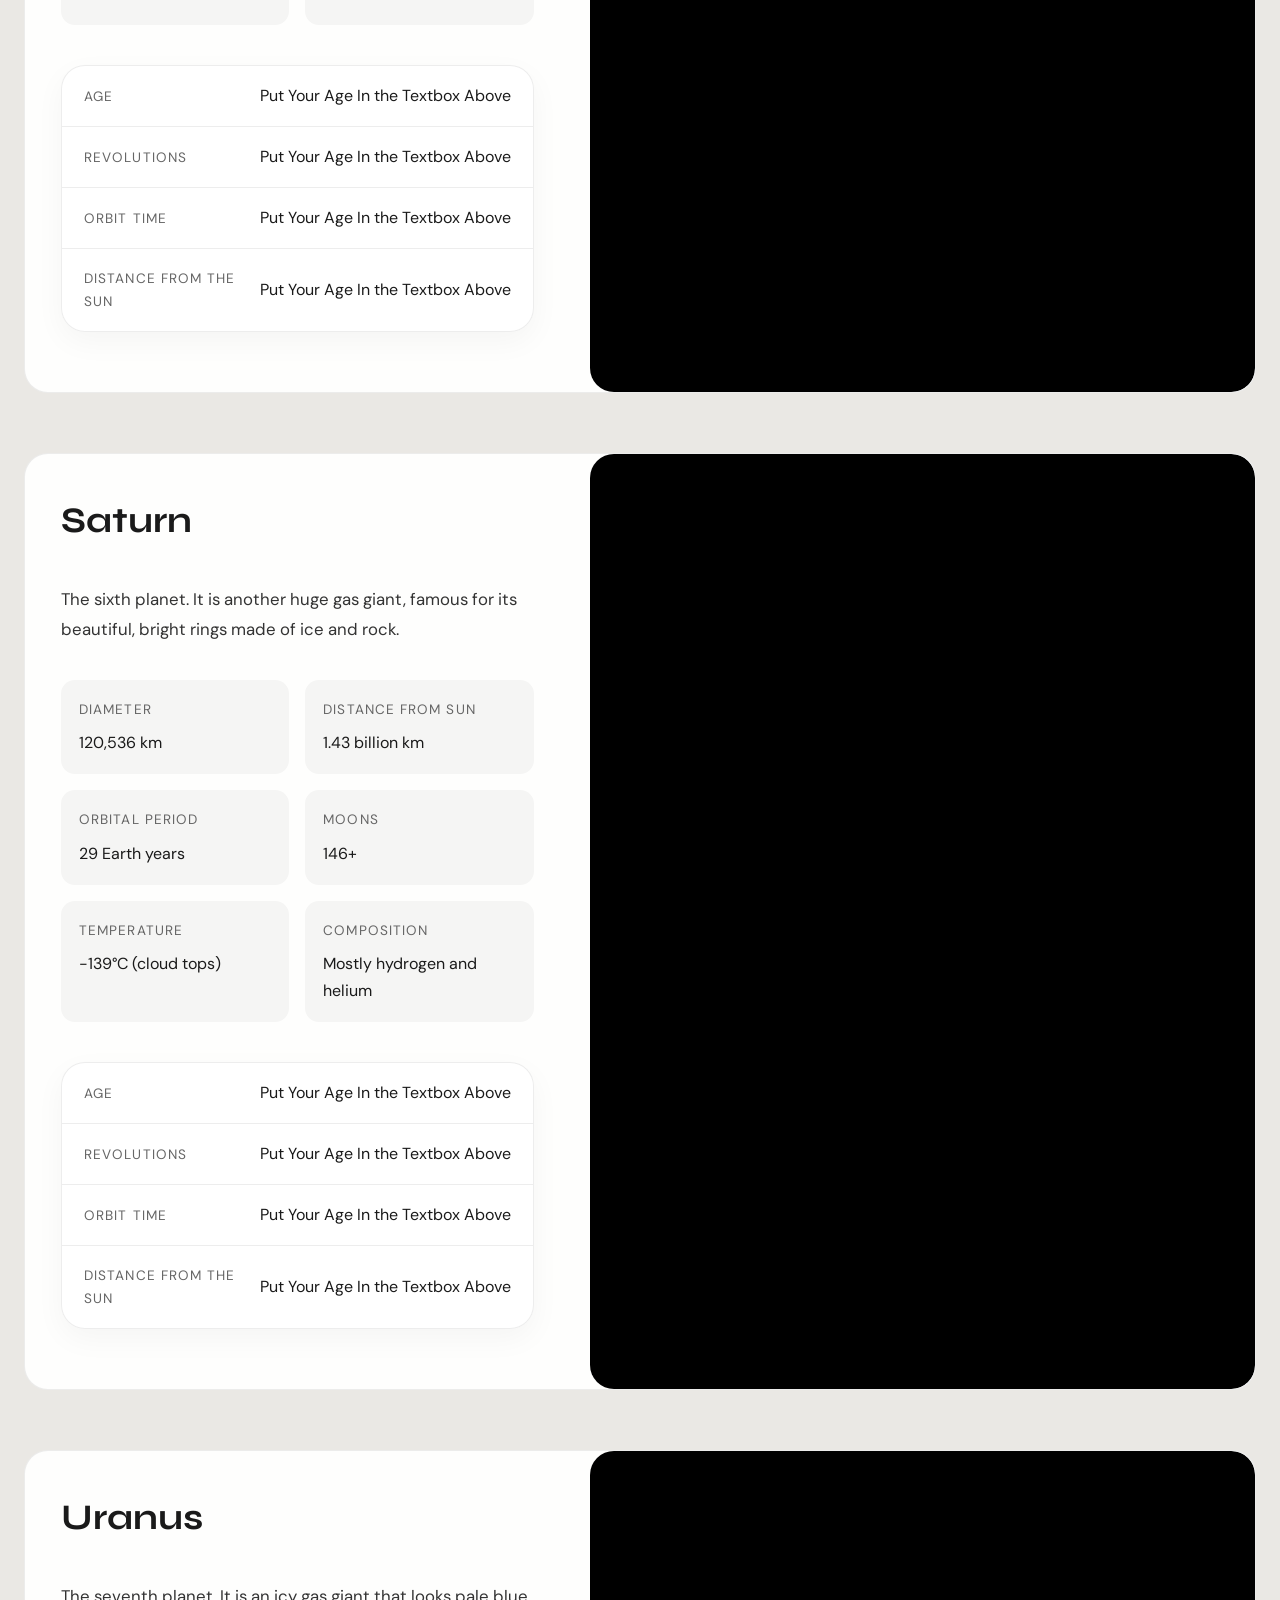
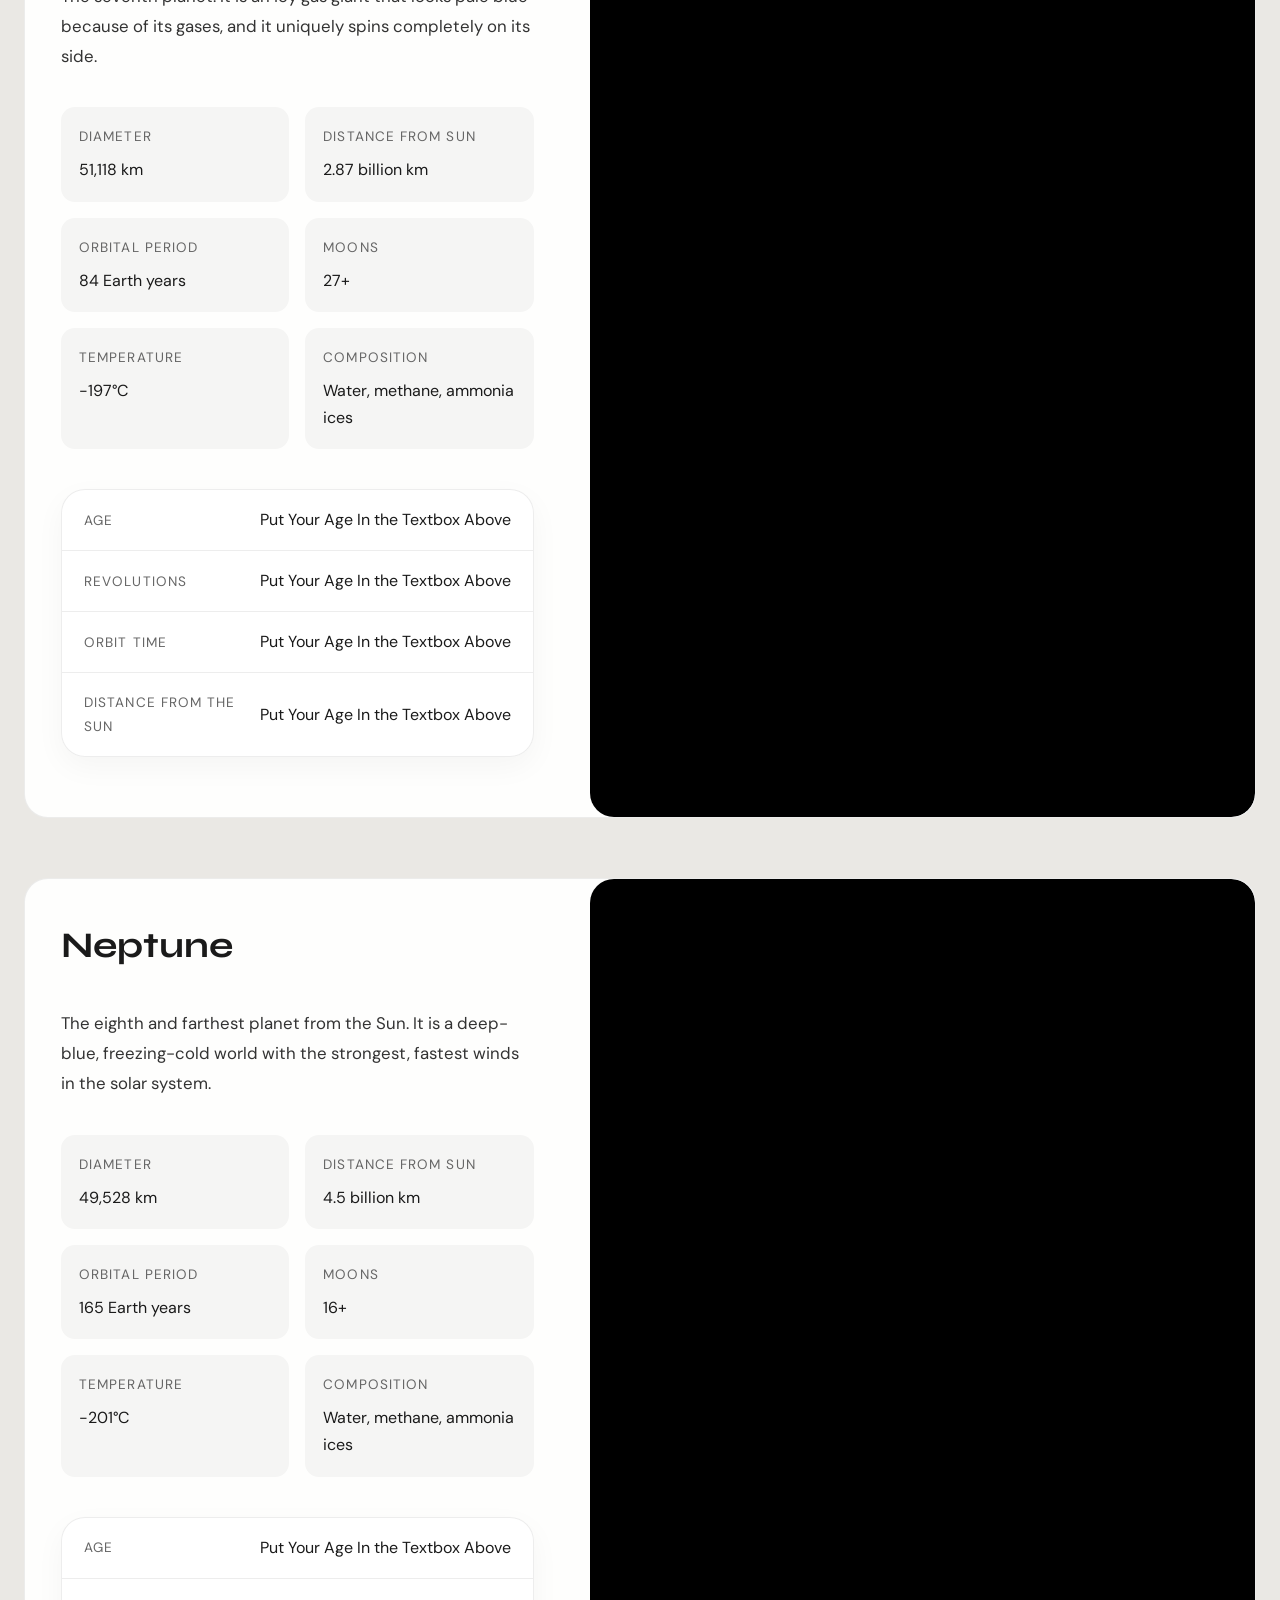
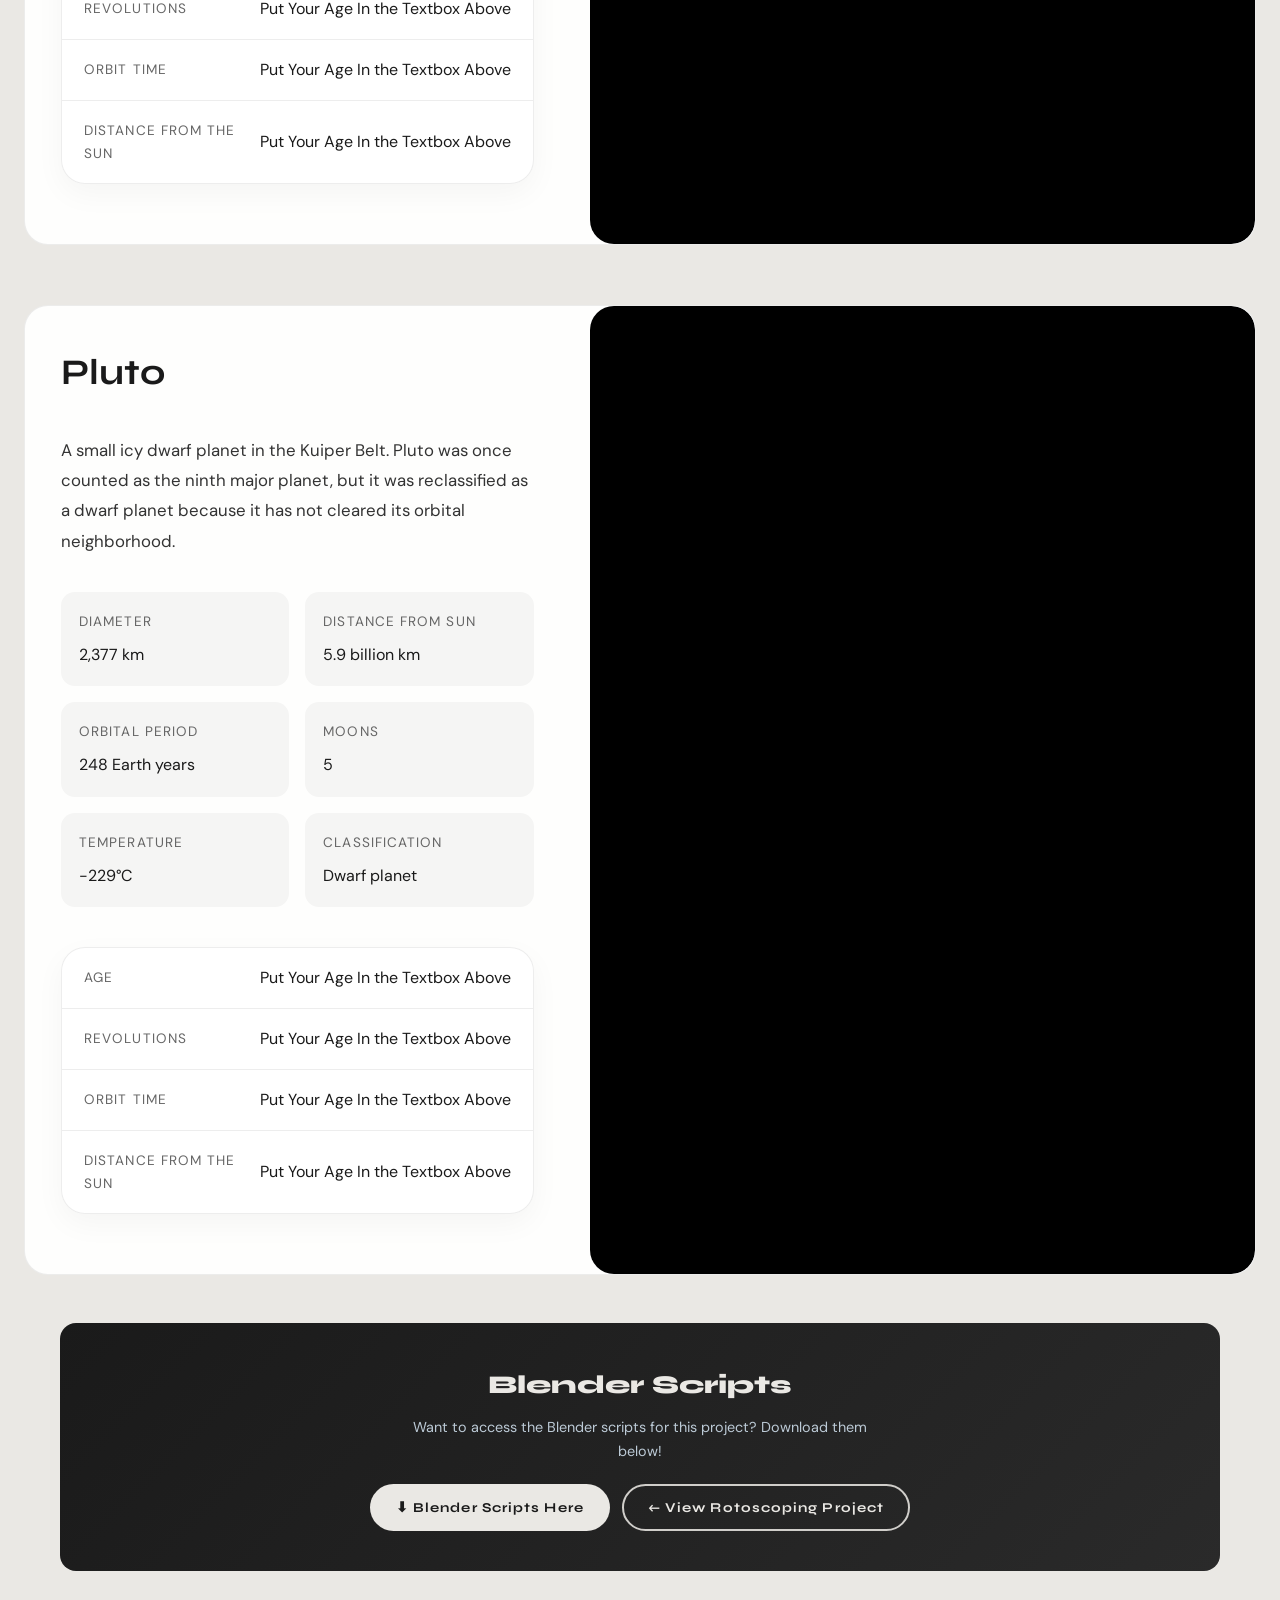
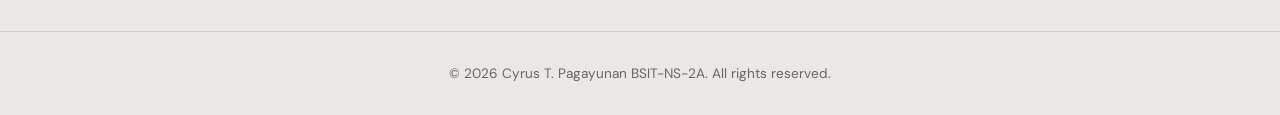
<file: portfolio/solarsystem.html>
<!DOCTYPE html>
<html lang="en">
<head>
  <meta charset="UTF-8">
  <meta name="viewport" content="width=device-width, initial-scale=1.0">
  <title>Solar System Project | Portfolio</title>
  <link rel="stylesheet" href="../style.css">
  <link href="https://fonts.googleapis.com/css2?family=Syne:wght@400;600;700;800&amp;family=DM+Sans:ital,wght@0,300;0,400;0,500;1,300&amp;display=swap" rel="stylesheet">
</head>
<body id="top">

  <!-- NAVBAR -->
  <nav class="navbar">
    <a href="../index.html" class="brand-logo">PAGAYUNAN - MMA</a>
    <ul class="nav-links">
      <li><a href="../index.html">Home</a></li>
      <li><a href="../index.html#projects">Projects</a></li>
      <li><a href="../about.html">About</a></li>
    </ul>
    <button type="button" class="theme-toggle" aria-label="Toggle dark mode">☀</button>
  </nav>

  <!-- HERO -->
  <section class="solar-hero">
    <a href="../index.html" class="back-link">← Back to Home</a>
    <h1>Solar System</h1>
    <p>A look at the solar system and all of its planets, built as a 3D model</p>
  </section>

  <!-- orbit-stage intentionally left blank; user will add content here -->
  <div class="orbit-stage">
    <div class="orbit-placeholder">
      <div class="orbit-video-wrapper">
        <video class="planet-video" autoplay loop muted playsinline>
          <source src="../videos/solarsystem.mkv" type="video/x-matroska">
          Your browser does not support embedded videos. <a href="../videos/solarsystem.mkv">Download the video</a>.
        </video>
      </div>
    </div>
  </div>

  <!-- PROJECT OVERVIEW -->
  <section class="overview-section">
    <h2>Project Overview</h2>
    <p>
This project is a 3D animated model of our solar system. It features the Sun and the orbiting planets, along with details like atmospheric lighting and Saturn's rings. The planets are set against a deep space background filled with stars, nebulas, and moving elements like rockets and shooting stars.    </p>
    <div class="tools-grid">
      <div class="tool-item">
        <h3>Tools Used</h3>
        <p>Blender 5.1.1</p>
      </div>
      <div class="tool-item">
        <h3>Render Time</h3>
        <p>1 hours 15 minutes</p>
      </div>
      <div class="tool-item">
        <h3>Resolution</h3>
        <p>1280 x 720</p>
      </div>
    </div>
  </section>

  <!-- STEP-BY-STEP TUTORIAL -->
  <section class="solar-tutorial-section">
    <h2 class="section-title">Step-by-Step Tutorial</h2>
    <div class="steps-carousel">
      <button class="carousel-arrow left-arrow" aria-label="Previous step">←</button>
      <div class="carousel-container">
        <div class="step-counter"><span id="current-step">1</span> / 5</div>
        <div class="carousel-viewport solar-tutorial-viewport">
          <div class="steps-track" id="steps-track">
            <div class="step-card" data-step="1">
              <h3>Open Blender and Create a New File</h3>
              <p>Launch the Blender application on your computer. On the splash screen, select General under New File to open a clean workspace.</p>
              <img src="../images/solarsystem_steps/1.png" alt="Blender splash screen with the General new file option">
            </div>
            <div class="step-card" data-step="2">
              <h3>Switch to the Scripting Workspace</h3>
              <p>Look at the top menu bar and click Scripting. In the Text Editor panel, click New to create a new script.</p>
              <img src="../images/solarsystem_steps/2.png" alt="Blender scripting workspace with a new text editor script">
            </div>
            <div class="step-card" data-step="3">
              <h3>Paste and Run Your Code</h3>
              <p>Click inside the text area and paste or type your Python code, then run it.</p>
              <img src="../images/solarsystem_steps/3.png" alt="Python code pasted in Blender text editor ready to run">
            </div>
            <div class="step-card" data-step="4">
              <h3>Adjust Viewport and Settings</h3>
              <p>Switch back to the Layout or Modeling workspace to see your generated objects. Adjust your camera view, framing, and light settings based on your preference.</p>
              <img src="../images/solarsystem_steps/4.png" alt="Generated solar system scene visible in the Blender viewport">
            </div>
            <div class="step-card" data-step="5">
              <h3>Render the Final Scene</h3>
              <p>Select Render Image, or press F12, for a single frame. Select Render Animation, or press Ctrl + F12, if your script created a moving scene.</p>
              <img src="../images/solarsystem_steps/5.png" alt="Rendered solar system scene in Blender">
            </div>
          </div>
        </div>
      </div>
      <button class="carousel-arrow right-arrow" aria-label="Next step">→</button>
    </div>
  </section>

  <section class="calculator-section">
    <div class="calculator-card">
      <div class="calculator-card-header">
        <h2>Calculate Your Age in Other Planets</h2>
      </div>
      <div class="calculator-card-body">
        <div class="calculator-form">
          <label class="sr-only" for="earthAgeInput">Earth years</label>
          <input id="earthAgeInput" class="calculator-input" type="number" min="0" step="0.1" placeholder="Enter Earth years">
          <button id="calculateBtn" class="calculator-button" type="button">
            <span class="button-icon">🧮</span>
            Calculate
          </button>
        </div>
        <p class="calculator-footnote">ⓘ Enter Earth years to see ages, revolutions, orbital periods, and distances for all planets</p>
      </div>
    </div>
  </section>

  <!-- PLANETS SHOWCASE -->
  <div class="planet-grid">
  <div class="planet-card-shell">
    <section id="sun" class="planet-card">
      <div class="planet-video-wrapper">
      <video class="planet-video" autoplay loop muted playsinline>
        <source src="../videos/sun.mkv" type="video/x-matroska">
        Your browser does not support embedded videos. <a href="../videos/sun.mkv">Download the video</a>.
      </video>
    </div>
    <div class="planet-info-wrapper">
      <h2>Sun</h2>
      <p class="planet-description">The massive, hot ball of glowing gas at the center of our solar system that gives us light and warmth.</p>
      <div class="planet-meta">
        <div class="meta-item">
          <span class="info-label">Diameter</span>
          <span class="info-value">1,392,700 km</span>
        </div>
        <div class="meta-item">
          <span class="info-label">Distance from Sun</span>
          <span class="info-value">0 km (center)</span>
        </div>
        <div class="meta-item">
          <span class="info-label">Orbital Period</span>
          <span class="info-value">N/A</span>
        </div>
        <div class="meta-item">
          <span class="info-label">Rotation Period</span>
          <span class="info-value">25-35 days</span>
        </div>
        <div class="meta-item">
          <span class="info-label">Moons</span>
          <span class="info-value">0</span>
        </div>
        <div class="meta-item">
          <span class="info-label">Temperature</span>
          <span class="info-value">5,778 K (surface)</span>
        </div>
      </div>
    </div>
  </section>
  </div>

  <div class="planet-card-shell">
    <section id="mercury" class="planet-card">
      <div class="planet-video-wrapper">
      <video class="planet-video" autoplay loop muted playsinline>
        <source src="../videos/mercury.mkv" type="video/x-matroska">
        Your browser does not support embedded videos. <a href="../videos/mercury.mkv">Download the video</a>.
      </video>
    </div>
    <div class="planet-info-wrapper">
      <h2>Mercury</h2>
      <p class="planet-description">The closest planet to the Sun. It is a small, rocky world with no air, and it is baked with extreme heat during the day and freezing cold at night.</p>
      <div class="planet-meta">
        <div class="meta-item">
          <span class="info-label">Diameter</span>
          <span class="info-value">4,879 km</span>
        </div>
        <div class="meta-item">
          <span class="info-label">Distance from Sun</span>
          <span class="info-value">57.9 million km</span>
        </div>
        <div class="meta-item">
          <span class="info-label">Orbital Period</span>
          <span class="info-value">88 Earth days</span>
        </div>
        <div class="meta-item">
          <span class="info-label">Moons</span>
          <span class="info-value">0</span>
        </div>
        <div class="meta-item">
          <span class="info-label">Temperature</span>
          <span class="info-value">-173°C to 427°C</span>
        </div>
        <div class="meta-item">
          <span class="info-label">Composition</span>
          <span class="info-value">Iron core, silicate mantle</span>
        </div>
      </div>
      <div class="planet-stats">
        <div class="planet-stat">
          <span class="stat-label">Age</span>
          <span class="stat-value" data-stat="age">Put Your Age In the Textbox Above</span>
        </div>
        <div class="planet-stat">
          <span class="stat-label">Revolutions</span>
          <span class="stat-value" data-stat="revolutions">Put Your Age In the Textbox Above</span>
        </div>
        <div class="planet-stat">
          <span class="stat-label">Orbit Time</span>
          <span class="stat-value" data-stat="orbitTime">Put Your Age In the Textbox Above</span>
        </div>
        <div class="planet-stat">
          <span class="stat-label">Distance from the Sun</span>
          <span class="stat-value" data-stat="distance">Put Your Age In the Textbox Above</span>
        </div>
      </div>
    </div>
  </section>
  </div>

  <div class="planet-card-shell">
    <section id="venus" class="planet-card">
      <div class="planet-video-wrapper">
      <video class="planet-video" autoplay loop muted playsinline>
        <source src="../videos/venus.mkv" type="video/x-matroska">
        Your browser does not support embedded videos. <a href="../videos/venus.mkv">Download the video</a>.
      </video>
    </div>
    <div class="planet-info-wrapper">
      <h2>Venus</h2>
      <p class="planet-description">The second planet. It is about the same size as Earth but covered in thick, toxic clouds that trap heat, making it the hottest planet of all.</p>
      <div class="planet-meta">
        <div class="meta-item">
          <span class="info-label">Diameter</span>
          <span class="info-value">12,104 km</span>
        </div>
        <div class="meta-item">
          <span class="info-label">Distance from Sun</span>
          <span class="info-value">108.2 million km</span>
        </div>
        <div class="meta-item">
          <span class="info-label">Orbital Period</span>
          <span class="info-value">225 Earth days</span>
        </div>
        <div class="meta-item">
          <span class="info-label">Moons</span>
          <span class="info-value">0</span>
        </div>
        <div class="meta-item">
          <span class="info-label">Temperature</span>
          <span class="info-value">462°C (surface)</span>
        </div>
        <div class="meta-item">
          <span class="info-label">Composition</span>
          <span class="info-value">Rocky with dense CO₂ atmosphere</span>
        </div>
      </div>
      <div class="planet-stats">
        <div class="planet-stat">
          <span class="stat-label">Age</span>
          <span class="stat-value" data-stat="age">Put Your Age In the Textbox Above</span>
        </div>
        <div class="planet-stat">
          <span class="stat-label">Revolutions</span>
          <span class="stat-value" data-stat="revolutions">Put Your Age In the Textbox Above</span>
        </div>
        <div class="planet-stat">
          <span class="stat-label">Orbit Time</span>
          <span class="stat-value" data-stat="orbitTime">Put Your Age In the Textbox Above</span>
        </div>
        <div class="planet-stat">
          <span class="stat-label">Distance from the Sun</span>
          <span class="stat-value" data-stat="distance">Put Your Age In the Textbox Above</span>
        </div>
      </div>
    </div>
  </section>
  </div>

  <div class="planet-card-shell">
    <section id="earth" class="planet-card">
      <div class="planet-video-wrapper">
      <video class="planet-video" autoplay loop muted playsinline>
        <source src="../videos/earth.mkv" type="video/x-matroska">
        Your browser does not support embedded videos. <a href="../videos/earth.mkv">Download the video</a>.
      </video>
    </div>
    <div class="planet-info-wrapper">
      <h2>Earth</h2>
      <p class="planet-description">The third planet. It is our home, and it is the only world we know of that has liquid water and life.</p>
      <div class="planet-meta">
        <div class="meta-item">
          <span class="info-label">Diameter</span>
          <span class="info-value">12,756 km</span>
        </div>
        <div class="meta-item">
          <span class="info-label">Distance from Sun</span>
          <span class="info-value">149.6 million km</span>
        </div>
        <div class="meta-item">
          <span class="info-label">Orbital Period</span>
          <span class="info-value">365.25 days</span>
        </div>
        <div class="meta-item">
          <span class="info-label">Moons</span>
          <span class="info-value">1 (The Moon)</span>
        </div>
        <div class="meta-item">
          <span class="info-label">Temperature</span>
          <span class="info-value">-89°C to 58°C</span>
        </div>
        <div class="meta-item">
          <span class="info-label">Composition</span>
          <span class="info-value">Rocky with 71% water coverage</span>
        </div>
      </div>
      <div class="planet-stats">
        <div class="planet-stat">
          <span class="stat-label">Age</span>
          <span class="stat-value" data-stat="age">Put Your Age In the Textbox Above</span>
        </div>
        <div class="planet-stat">
          <span class="stat-label">Revolutions</span>
          <span class="stat-value" data-stat="revolutions">Put Your Age In the Textbox Above</span>
        </div>
        <div class="planet-stat">
          <span class="stat-label">Orbit Time</span>
          <span class="stat-value" data-stat="orbitTime">Put Your Age In the Textbox Above</span>
        </div>
        <div class="planet-stat">
          <span class="stat-label">Distance from the Sun</span>
          <span class="stat-value" data-stat="distance">Put Your Age In the Textbox Above</span>
        </div>
      </div>
    </div>
  </section>
  </div>

  <div class="planet-card-shell">
    <section id="mars" class="planet-card">
      <div class="planet-video-wrapper">
      <video class="planet-video" autoplay loop muted playsinline>
        <source src="../videos/mars.mkv" type="video/x-matroska">
        Your browser does not support embedded videos. <a href="../videos/mars.mkv">Download the video</a>.
      </video>
    </div>
    <div class="planet-info-wrapper">
      <h2>Mars</h2>
      <p class="planet-description">The fourth planet. Known as the "Red Planet" because of its rusty soil, it is a cold, desert world with giant volcanoes.</p>
      <div class="planet-meta">
        <div class="meta-item">
          <span class="info-label">Diameter</span>
          <span class="info-value">6,792 km</span>
        </div>
        <div class="meta-item">
          <span class="info-label">Distance from Sun</span>
          <span class="info-value">227.9 million km</span>
        </div>
        <div class="meta-item">
          <span class="info-label">Orbital Period</span>
          <span class="info-value">687 Earth days</span>
        </div>
        <div class="meta-item">
          <span class="info-label">Moons</span>
          <span class="info-value">2 (Phobos, Deimos)</span>
        </div>
        <div class="meta-item">
          <span class="info-label">Temperature</span>
          <span class="info-value">-87°C to -5°C</span>
        </div>
        <div class="meta-item">
          <span class="info-label">Composition</span>
          <span class="info-value">Rocky with iron oxide surface</span>
        </div>
      </div>
      <div class="planet-stats">
        <div class="planet-stat">
          <span class="stat-label">Age</span>
          <span class="stat-value" data-stat="age">Put Your Age In the Textbox Above</span>
        </div>
        <div class="planet-stat">
          <span class="stat-label">Revolutions</span>
          <span class="stat-value" data-stat="revolutions">Put Your Age In the Textbox Above</span>
        </div>
        <div class="planet-stat">
          <span class="stat-label">Orbit Time</span>
          <span class="stat-value" data-stat="orbitTime">Put Your Age In the Textbox Above</span>
        </div>
        <div class="planet-stat">
          <span class="stat-label">Distance from the Sun</span>
          <span class="stat-value" data-stat="distance">Put Your Age In the Textbox Above</span>
        </div>
      </div>
    </div>
  </section>
  </div>

  <div class="planet-card-shell">
    <section id="jupiter" class="planet-card">
      <div class="planet-video-wrapper">
      <video class="planet-video" autoplay loop muted playsinline>
        <source src="../videos/jupiter.mkv" type="video/x-matroska">
        Your browser does not support embedded videos. <a href="../videos/jupiter.mkv">Download the video</a>.
      </video>
    </div>
    <div class="planet-info-wrapper">
      <h2>Jupiter</h2>
      <p class="planet-description">The fifth planet and the biggest one in the solar system. It is a giant ball of gas with a famous, massive storm called the Great Red Spot.</p>
      <div class="planet-meta">
        <div class="meta-item">
          <span class="info-label">Diameter</span>
          <span class="info-value">142,984 km</span>
        </div>
        <div class="meta-item">
          <span class="info-label">Distance from Sun</span>
          <span class="info-value">778.5 million km</span>
        </div>
        <div class="meta-item">
          <span class="info-label">Orbital Period</span>
          <span class="info-value">12 Earth years</span>
        </div>
        <div class="meta-item">
          <span class="info-label">Moons</span>
          <span class="info-value">95+</span>
        </div>
        <div class="meta-item">
          <span class="info-label">Temperature</span>
          <span class="info-value">-108°C (cloud tops)</span>
        </div>
        <div class="meta-item">
          <span class="info-label">Composition</span>
          <span class="info-value">Mostly hydrogen and helium</span>
        </div>
      </div>
      <div class="planet-stats">
        <div class="planet-stat">
          <span class="stat-label">Age</span>
          <span class="stat-value" data-stat="age">Put Your Age In the Textbox Above</span>
        </div>
        <div class="planet-stat">
          <span class="stat-label">Revolutions</span>
          <span class="stat-value" data-stat="revolutions">Put Your Age In the Textbox Above</span>
        </div>
        <div class="planet-stat">
          <span class="stat-label">Orbit Time</span>
          <span class="stat-value" data-stat="orbitTime">Put Your Age In the Textbox Above</span>
        </div>
        <div class="planet-stat">
          <span class="stat-label">Distance from the Sun</span>
          <span class="stat-value" data-stat="distance">Put Your Age In the Textbox Above</span>
        </div>
      </div>
    </div>
  </section>
  </div>

  <div class="planet-card-shell">
    <section id="saturn" class="planet-card">
      <div class="planet-video-wrapper">
      <video class="planet-video" autoplay loop muted playsinline>
        <source src="../videos/saturn.mkv" type="video/x-matroska">
        Your browser does not support embedded videos. <a href="../videos/saturn.mkv">Download the video</a>.
      </video>
    </div>
    <div class="planet-info-wrapper">
      <h2>Saturn</h2>
      <p class="planet-description">The sixth planet. It is another huge gas giant, famous for its beautiful, bright rings made of ice and rock.</p>
      <div class="planet-meta">
        <div class="meta-item">
          <span class="info-label">Diameter</span>
          <span class="info-value">120,536 km</span>
        </div>
        <div class="meta-item">
          <span class="info-label">Distance from Sun</span>
          <span class="info-value">1.43 billion km</span>
        </div>
        <div class="meta-item">
          <span class="info-label">Orbital Period</span>
          <span class="info-value">29 Earth years</span>
        </div>
        <div class="meta-item">
          <span class="info-label">Moons</span>
          <span class="info-value">146+</span>
        </div>
        <div class="meta-item">
          <span class="info-label">Temperature</span>
          <span class="info-value">-139°C (cloud tops)</span>
        </div>
        <div class="meta-item">
          <span class="info-label">Composition</span>
          <span class="info-value">Mostly hydrogen and helium</span>
        </div>
      </div>
      <div class="planet-stats">
        <div class="planet-stat">
          <span class="stat-label">Age</span>
          <span class="stat-value" data-stat="age">Put Your Age In the Textbox Above</span>
        </div>
        <div class="planet-stat">
          <span class="stat-label">Revolutions</span>
          <span class="stat-value" data-stat="revolutions">Put Your Age In the Textbox Above</span>
        </div>
        <div class="planet-stat">
          <span class="stat-label">Orbit Time</span>
          <span class="stat-value" data-stat="orbitTime">Put Your Age In the Textbox Above</span>
        </div>
        <div class="planet-stat">
          <span class="stat-label">Distance from the Sun</span>
          <span class="stat-value" data-stat="distance">Put Your Age In the Textbox Above</span>
        </div>
      </div>
    </div>
  </section>
  </div>

  <div class="planet-card-shell">
    <section id="uranus" class="planet-card">
      <div class="planet-video-wrapper">
      <video class="planet-video" autoplay loop muted playsinline>
        <source src="../videos/uranus.mkv" type="video/x-matroska">
        Your browser does not support embedded videos. <a href="../videos/uranus.mkv">Download the video</a>.
      </video>
    </div>
    <div class="planet-info-wrapper">
      <h2>Uranus</h2>
      <p class="planet-description">The seventh planet. It is an icy gas giant that looks pale blue because of its gases, and it uniquely spins completely on its side.</p>
      <div class="planet-meta">
        <div class="meta-item">
          <span class="info-label">Diameter</span>
          <span class="info-value">51,118 km</span>
        </div>
        <div class="meta-item">
          <span class="info-label">Distance from Sun</span>
          <span class="info-value">2.87 billion km</span>
        </div>
        <div class="meta-item">
          <span class="info-label">Orbital Period</span>
          <span class="info-value">84 Earth years</span>
        </div>
        <div class="meta-item">
          <span class="info-label">Moons</span>
          <span class="info-value">27+</span>
        </div>
        <div class="meta-item">
          <span class="info-label">Temperature</span>
          <span class="info-value">-197°C</span>
        </div>
        <div class="meta-item">
          <span class="info-label">Composition</span>
          <span class="info-value">Water, methane, ammonia ices</span>
        </div>
      </div>
      <div class="planet-stats">
        <div class="planet-stat">
          <span class="stat-label">Age</span>
          <span class="stat-value" data-stat="age">Put Your Age In the Textbox Above</span>
        </div>
        <div class="planet-stat">
          <span class="stat-label">Revolutions</span>
          <span class="stat-value" data-stat="revolutions">Put Your Age In the Textbox Above</span>
        </div>
        <div class="planet-stat">
          <span class="stat-label">Orbit Time</span>
          <span class="stat-value" data-stat="orbitTime">Put Your Age In the Textbox Above</span>
        </div>
        <div class="planet-stat">
          <span class="stat-label">Distance from the Sun</span>
          <span class="stat-value" data-stat="distance">Put Your Age In the Textbox Above</span>
        </div>
      </div>
    </div>
  </section>
  </div>

  <div class="planet-card-shell">
    <section id="neptune" class="planet-card">
      <div class="planet-video-wrapper">
      <video class="planet-video" autoplay loop muted playsinline>
        <source src="../videos/neptune.mkv" type="video/x-matroska">
        Your browser does not support embedded videos. <a href="../videos/neptune.mkv">Download the video</a>.
      </video>
    </div>
    <div class="planet-info-wrapper">
      <h2>Neptune</h2>
      <p class="planet-description">The eighth and farthest planet from the Sun. It is a deep-blue, freezing-cold world with the strongest, fastest winds in the solar system.</p>
      <div class="planet-meta">
        <div class="meta-item">
          <span class="info-label">Diameter</span>
          <span class="info-value">49,528 km</span>
        </div>
        <div class="meta-item">
          <span class="info-label">Distance from Sun</span>
          <span class="info-value">4.5 billion km</span>
        </div>
        <div class="meta-item">
          <span class="info-label">Orbital Period</span>
          <span class="info-value">165 Earth years</span>
        </div>
        <div class="meta-item">
          <span class="info-label">Moons</span>
          <span class="info-value">16+</span>
        </div>
        <div class="meta-item">
          <span class="info-label">Temperature</span>
          <span class="info-value">-201°C</span>
        </div>
        <div class="meta-item">
          <span class="info-label">Composition</span>
          <span class="info-value">Water, methane, ammonia ices</span>
        </div>
      </div>
      <div class="planet-stats">
        <div class="planet-stat">
          <span class="stat-label">Age</span>
          <span class="stat-value" data-stat="age">Put Your Age In the Textbox Above</span>
        </div>
        <div class="planet-stat">
          <span class="stat-label">Revolutions</span>
          <span class="stat-value" data-stat="revolutions">Put Your Age In the Textbox Above</span>
        </div>
        <div class="planet-stat">
          <span class="stat-label">Orbit Time</span>
          <span class="stat-value" data-stat="orbitTime">Put Your Age In the Textbox Above</span>
        </div>
        <div class="planet-stat">
          <span class="stat-label">Distance from the Sun</span>
          <span class="stat-value" data-stat="distance">Put Your Age In the Textbox Above</span>
        </div>
      </div>
    </div>
  </section>
  </div>

  <div class="planet-card-shell">
    <section id="pluto" class="planet-card">
      <div class="planet-video-wrapper">
      <video class="planet-video" autoplay loop muted playsinline>
        <source src="../videos/pluto.mkv" type="video/x-matroska">
        Your browser does not support embedded videos. <a href="../videos/pluto.mkv">Download the video</a>.
      </video>
    </div>
    <div class="planet-info-wrapper">
      <h2>Pluto</h2>
      <p class="planet-description">A small icy dwarf planet in the Kuiper Belt. Pluto was once counted as the ninth major planet, but it was reclassified as a dwarf planet because it has not cleared its orbital neighborhood.</p>
      <div class="planet-meta">
        <div class="meta-item">
          <span class="info-label">Diameter</span>
          <span class="info-value">2,377 km</span>
        </div>
        <div class="meta-item">
          <span class="info-label">Distance from Sun</span>
          <span class="info-value">5.9 billion km</span>
        </div>
        <div class="meta-item">
          <span class="info-label">Orbital Period</span>
          <span class="info-value">248 Earth years</span>
        </div>
        <div class="meta-item">
          <span class="info-label">Moons</span>
          <span class="info-value">5</span>
        </div>
        <div class="meta-item">
          <span class="info-label">Temperature</span>
          <span class="info-value">-229°C</span>
        </div>
        <div class="meta-item">
          <span class="info-label">Classification</span>
          <span class="info-value">Dwarf planet</span>
        </div>
      </div>
      <div class="planet-stats">
        <div class="planet-stat">
          <span class="stat-label">Age</span>
          <span class="stat-value" data-stat="age">Put Your Age In the Textbox Above</span>
        </div>
        <div class="planet-stat">
          <span class="stat-label">Revolutions</span>
          <span class="stat-value" data-stat="revolutions">Put Your Age In the Textbox Above</span>
        </div>
        <div class="planet-stat">
          <span class="stat-label">Orbit Time</span>
          <span class="stat-value" data-stat="orbitTime">Put Your Age In the Textbox Above</span>
        </div>
        <div class="planet-stat">
          <span class="stat-label">Distance from the Sun</span>
          <span class="stat-value" data-stat="distance">Put Your Age In the Textbox Above</span>
        </div>
      </div>
    </div>
  </section>
  </div>
  </div>
  <script src="../ageCalcu.js"></script>

  <!-- EXPLORE MORE PROJECTS -->
  <section class="download-section">
    <h2>Blender Scripts</h2>
    <p>Want to access the Blender scripts for this project? Download them below!</p>
    <div class="download-buttons">
      <button class="download-btn download-primary" id="downloadBlenderBtn">
        ⬇ Blender Scripts Here
      </button>
      <a href="../portfolio/rotoscope.html" class="download-btn download-secondary">
        ← View Rotoscoping Project
      </a>
    </div>
  </section>

  <!-- FOOTER -->
  <footer class="footer">
    <p>© 2026 Cyrus T. Pagayunan BSIT-NS-2A. All rights reserved.</p>
  </footer>

  <a href="#top" class="back-to-top">↑</a>
  <script>
    const backTopBtn = document.querySelector('.back-to-top');
    const themeToggle = document.querySelector('.theme-toggle');
    const downloadBtn = document.querySelector('#downloadBlenderBtn');
    
    const applyTheme = theme => {
      document.body.classList.toggle('dark', theme === 'dark');
      if (!themeToggle) return;
      themeToggle.textContent = theme === 'dark' ? '☾' : '☀';
      themeToggle.style.color = theme === 'dark' ? '#FFFFFF' : '#111418';
    };
    const savedTheme = localStorage.getItem('theme');
    applyTheme(savedTheme === 'dark' ? 'dark' : 'light');
    if (themeToggle) {
      themeToggle.addEventListener('click', () => {
        const next = document.body.classList.contains('dark') ? 'light' : 'dark';
        applyTheme(next);
        localStorage.setItem('theme', next);
      });
    }
    
    if (downloadBtn) {
      downloadBtn.addEventListener('click', () => {
        window.open('https://drive.google.com/drive/folders/10XGqKWtQooW-iJcNSEPmPnMrZtEV2JHC?usp=sharing', '_blank');
      });
    }

    const stepsTrack = document.getElementById('steps-track');
    const currentStepDisplay = document.getElementById('current-step');
    const leftArrow = document.querySelector('.left-arrow');
    const rightArrow = document.querySelector('.right-arrow');
    let currentStep = 1;
    const totalSteps = 5;

    const updateCarousel = () => {
      if (!stepsTrack || !currentStepDisplay) return;
      stepsTrack.style.transform = `translateY(-${(currentStep - 1) * 100}%)`;
      currentStepDisplay.textContent = currentStep;
    };

    if (leftArrow && rightArrow) {
      rightArrow.addEventListener('click', () => {
        if (currentStep < totalSteps) {
          currentStep++;
          updateCarousel();
        }
      });

      leftArrow.addEventListener('click', () => {
        if (currentStep > 1) {
          currentStep--;
          updateCarousel();
        }
      });
    }
    
    window.addEventListener('scroll', () => {
      if (!backTopBtn) return;
      if (window.scrollY > 260) backTopBtn.classList.add('show');
      else backTopBtn.classList.remove('show');
    });
  </script>
</body>
</html>
</file>
<file: style.css>
/* =============================================
   GLOBAL RESET & VARIABLES
   ============================================= */
*, *::before, *::after {
  margin: 0;
  padding: 0;
  box-sizing: border-box;
}



html { scroll-behavior: smooth; }

body {
  background-color: #EAE8E4;
  color: #1A1A1A;
  font-family: 'DM Sans', sans-serif;
  font-size: 16px;
  line-height: 1.7;
  position: relative;
  animation: pageTransition 0.6s ease-out;
}

@keyframes pageTransition {
  from {
    opacity: 0;
    transform: translateY(10px);
  }
  to {
    opacity: 1;
    transform: translateY(0);
  }
}

@keyframes cardSlideIn {
  from {
    opacity: 0;
    transform: translateY(20px);
  }
  to {
    opacity: 1;
    transform: translateY(0);
  }
}

@keyframes logoFloat {
  0% {
    transform: translateY(0px);
  }
  50% {
    transform: translateY(-4px);
  }
  100% {
    transform: translateY(0px);
  }
}

body::before {
  content: '';
  position: fixed;
  top: 0;
  left: 0;
  width: 100%;
  height: 100%;
  background-image: url('data:image/svg+xml,<svg xmlns="http://www.w3.org/2000/svg" width="100" height="100"><filter id="noise"><feTurbulence type="fractalNoise" baseFrequency="0.9" numOctaves="4" /><feColorMatrix type="saturate" values="0.3" /></filter><rect width="100" height="100" fill="%23EAE8E4" filter="url(%23noise)" /><rect width="100" height="100" fill="%231A1A1A" opacity="0.03" filter="url(%23noise)" /></svg>');
  pointer-events: none;
  z-index: 1;
  mix-blend-mode: overlay;
}

a { text-decoration: none; color: inherit; }
img { max-width: 100%; display: block; border-radius: 12px; }

/* =============================================
   NAVBAR
   ============================================= */
.navbar {
  display: flex;
  align-items: center;
  justify-content: space-between;
  padding: 20px 40px;
  position: relative;
  z-index: 100;
}

.brand-logo {
  font-family: 'Syne', sans-serif;
  font-weight: 800;
  font-size: 0.9rem;
  letter-spacing: 0.15em;
  color: #1A1A1A;
  z-index: 101;
  position: absolute;
  top: 30px;
  left: 40px;
  text-decoration: none;
  transition: all 0.2s ease;
}

.brand-logo:hover {
  opacity: 0.7;
  letter-spacing: 0.2em;
}

.nav-links {
  list-style: none;
  display: flex;
  gap: 32px;
  position: fixed;
  top: 20px;
  left: 50%;
  transform: translateX(-50%);
  background: rgba(26, 26, 26, 0.85);
  border: 1px solid rgba(255, 255, 255, 0.1);
  border-radius: 50px;
  padding: 12px 32px;
  z-index: 101;
  /* nav-links uses hardcoded colors for dark contrast, no var fallbacks needed */
}

.theme-toggle {
  position: absolute;
  top: 20px;
  right: 40px;
  z-index: 102;
  width: 50px;
  height: 50px;
  border: 1px solid rgba(255, 255, 255, 0.25);
  border-radius: 50%;
  background: #F9C846;
  color: #111418;
  display: grid;
  place-items: center;
  font-size: 1.1rem;
  font-family: 'Segoe UI Symbol', Arial, sans-serif;
  font-weight: 700;
  cursor: pointer;
  transition: transform 0.2s ease, background 0.2s ease, border-color 0.2s ease;
}

.theme-toggle:hover {
  transform: translateY(-2px);
  background: #F9D66A;
}

body.dark .theme-toggle {
  background: #FFD74A;
  color: #FFFFFF;
  border-color: rgba(255, 255, 255, 0.4);
}

body.dark {
  background-color: #0D1117;
  color: #E5E7EB;
  animation: none;
}

body.dark .brand-logo,
body.dark .hero-tag,
body.dark .project-hero-tag,
body.dark .section-title,
body.dark .card-tag,
body.dark .solar-hero h1,
body.dark .solar-hero p,
body.dark .about-content p,
body.dark .planet-description,
body.dark .planet-meta .meta-item,
body.dark .planet-meta .meta-item span,
body.dark .planet-meta .info-label,
body.dark .planet-meta .info-value,
body.dark .planet-stats,
body.dark .planet-stats .planet-stat,
body.dark .planet-stats .planet-stat span,
body.dark .planet-card h2,
body.dark .planet-card span,
body.dark .footer,
body.dark .week-card p,
body.dark .back-link,
body.dark .calculator-card p,
body.dark .calculator-button,
body.dark .calculator-footnote,
body.dark .info-label,
body.dark .info-value {
  color: #E5E7EB;
}

body.dark .solar-hero .back-link {
  color: #E5E7EB;
}

body.dark .step-num,
body.dark .step-text h3,
body.dark .step-text p,
body.dark .step-text img,
body.dark .tools-grid .tool-item h3,
body.dark .tools-grid .tool-item h4,
body.dark .tools-grid .tool-item p,
body.dark .planet-meta .meta-item,
body.dark .planet-meta .meta-item span,
body.dark .planet-meta .info-label,
body.dark .planet-meta .info-value,
body.dark .planet-stat,
body.dark .planet-stat .stat-label,
body.dark .planet-stat .stat-value {
  color: #E5E7EB;
}

body.dark .step-num {
  color: #BCCAD6;
}

body.dark .step-text {
  color: #E5E7EB;
}

body.dark .step-text img {
  border-color: rgba(255, 255, 255, 0.12);
}

body.dark .step-item:hover .step-text {
  background: rgba(66, 120, 255, 0.06);
}

body.dark .planet-meta .meta-item {
  background: rgba(255, 255, 255, 0.03);
  border: 1px solid rgba(255, 255, 255, 0.08);
  border-radius: 18px;
  padding: 16px;
}

body.dark .planet-stat + .planet-stat {
  border-top-color: rgba(255, 255, 255, 0.12);
}

body.dark .navbar {
  background: transparent;
}

body.dark .nav-links {
  background: rgba(10, 14, 22, 0.92);
  border-color: rgba(255, 255, 255, 0.12);
}

body.dark .nav-links a {
  color: #F4F7FB;
}

body.dark .btn-primary {
  background: #EAE8E4;
  color: #111418;
}

body.dark .project-card,
body.dark .week-card,
body.dark .planet-card,
body.dark .about,
body.dark .orbit-placeholder,
body.dark .video-wrapper,
body.dark .orbit-video-wrapper,
body.dark .calculator-card,
body.dark .calculator-input,
body.dark .calculator-button,
body.dark .tools-grid .tool-item {
  background: #141A24;
  border-color: rgba(255, 255, 255, 0.08);
}

body.dark .planet-card {
  background: #141A24;
}

body.dark .planet-meta .meta-item,
body.dark .planet-stats,
body.dark .planet-stats .planet-stat,
body.dark .planet-card .planet-info-wrapper,
body.dark .planet-card .meta-item,
body.dark .calculator-card,
body.dark .calculator-card-header h2,
body.dark .calculator-card p,
body.dark .calculator-button,
body.dark .calculator-footnote,
body.dark .planet-card h2,
body.dark .planet-card span,
body.dark .info-label,
body.dark .info-value {
  color: #E5E7EB;
}

body.dark .card-thumb {
  background: #1D242E;
}

body.dark .section-title {
  color: #F4F7FB;
}

body.dark .footer {
  color: #8B96A4;
}

body.dark .card-body p,
body.dark .solar-hero p,
body.dark .overview-section p,
body.dark .planet-description,
body.dark .planet-meta .meta-item,
body.dark .planet-meta .meta-item span,
body.dark .card-tag,
body.dark .card-tools span,
body.dark .stat-label,
body.dark .stat-value,
body.dark .week-card p,
body.dark .card-thumb-placeholder,
body.dark .back-link,
body.dark .hero-sub {
  color: #FFFFFF;
}

body.dark .overview-section {
  background: #141A24;
  border-color: rgba(255, 255, 255, 0.08);
  box-shadow: 0 2px 8px rgba(0, 0, 0, 0.2);
}

body.dark .overview-section:hover {
  box-shadow: 0 12px 32px rgba(0, 0, 0, 0.4);
}

body.dark .overview-section h2 {
  color: #FFFFFF;
}

body.dark .overview-section p {
  color: #E5E7EB;
}

body.dark .tools-grid .tool-item h3,
body.dark .tools-grid .tool-item h4 {
  color: #BCCAD6;
}

body.dark .tools-grid .tool-item p {
  color: #E5E7EB;
}

.nav-links a {
  font-size: 0.85rem;
  font-weight: 500;
  color: #ffffff;
  letter-spacing: 0.05em;
  transition: all 0.2s ease;
  opacity: 0.7;
  display: inline-block;
  padding: 4px 8px;
  border-radius: 6px;
}

.nav-links a:hover,
.nav-links a.active {
  color: #ffffff;
  opacity: 1;
  background: rgba(255, 255, 255, 0.1);
}

/* =============================================
   HERO (index.html)
   ============================================= */
.hero {
  min-height: 88vh;
  display: flex;
  flex-direction: column;
  justify-content: center;
  padding: 80px 60px;
  position: relative;
  overflow: hidden;
}

.hero::before {
  content: '';
  position: absolute;
  top: -200px; right: -200px;
  width: 600px; height: 600px;
  border-radius: 50%;
  background: radial-gradient(circle, rgba(26,26,26,0.04) 0%, transparent 70%);
  pointer-events: none;
}

.hero-tag {
  font-size: 0.8rem;
  letter-spacing: 0.25em;
  text-transform: uppercase;
  color: #1A1A1A;
  margin-bottom: 20px;
  font-weight: 500;
}

.hero-title {
  font-family: 'Syne', sans-serif;
  font-size: clamp(3.5rem, 9vw, 7rem);
  font-weight: 800;
  line-height: 1;
  letter-spacing: -0.02em;
  margin-bottom: 24px;
}

.hero-title .accent { color: #1A1A1A; }

.hero-sub {
  max-width: 480px;
  color: #666666;
  font-size: 1.05rem;
  margin-bottom: 40px;
}

.btn-primary {
  display: inline-block;
  background: #1A1A1A;
  color: #EAE8E4;
  font-family: 'Syne', sans-serif;
  font-weight: 700;
  font-size: 0.9rem;
  letter-spacing: 0.08em;
  text-transform: uppercase;
  padding: 14px 32px;
  border-radius: 100px;
  transition: opacity 0.2s, transform 0.2s;
}

.btn-primary:hover {
  opacity: 0.85;
  transform: translateY(-2px);
}

.back-link {
  display: inline-flex;
  align-items: center;
  gap: 0.5rem;
  color: #1A1A1A;
  font-weight: 600;
  text-decoration: none;
  transition: opacity 0.2s ease;
}

.back-link:hover {
  opacity: 0.8;
}

.back-to-top {
  position: fixed;
  bottom: 28px;
  right: 28px;
  z-index: 999;
  display: inline-flex;
  align-items: center;
  justify-content: center;
  width: 52px;
  height: 52px;
  border-radius: 50%;
  background: rgba(26, 26, 26, 0.92);
  color: #F4F2EE;
  text-decoration: none;
  font-size: 0.95rem;
  opacity: 0;
  visibility: hidden;
  transform: translateY(10px);
  transition: opacity 0.25s ease, transform 0.25s ease, visibility 0.25s ease;
  box-shadow: 0 18px 40px rgba(0, 0, 0, 0.25);
}

.back-to-top.show {
  opacity: 1;
  visibility: visible;
  transform: translateY(0);
}

/* =============================================
   SECTION TITLES
   ============================================= */
.section-title {
  font-family: 'Syne', sans-serif;
  font-size: 2rem;
  font-weight: 800;
  letter-spacing: -0.01em;
  margin-bottom: 40px;
}

/* =============================================
   PROJECTS GRID (index.html)
   ============================================= */
.projects {
  padding: 80px 60px;
  border-top: 1px solid #D0CECA;
}

.projects-grid {
  display: grid;
  grid-template-columns: repeat(auto-fit, minmax(320px, 420px));
  justify-content: center;
  gap: 24px;
}

.project-card {
  background: #D9D7D3;
  border: 1px solid #D0CECA;
  border-radius: 20px;
  overflow: hidden;
  transition: transform 0.3s ease, box-shadow 0.3s ease, border-color 0.3s ease;
  position: relative;
  display: flex;
  flex-direction: column;
  align-items: center;
  text-align: center;
}

.project-card::before {
  content: '';
  position: absolute;
  inset: 0;
  border-radius: inherit;
  box-shadow: inset 0 0 0 rgba(255, 255, 255, 0);
  opacity: 0;
  transition: opacity 0.3s ease;
  pointer-events: none;
}

.project-card:hover {
  transform: translateY(-8px);
  border-color: #1A1A1A;
  box-shadow: 0 28px 60px rgba(26, 26, 26, 0.14), 0 0 42px rgba(66, 120, 255, 0.18);
}

.project-card:hover::before {
  opacity: 1;
  box-shadow: inset 0 0 120px rgba(66, 120, 255, 0.08);
}

.placeholder-card { cursor: default; }
.placeholder-card:hover { transform: none; border-color: #D0CECA; }

.card-thumb {
  background: #CFC8C0;
  height: 220px;
  display: flex;
  align-items: center;
  justify-content: center;
  border-bottom: 1px solid #D0CECA;
}

.card-thumb-placeholder { font-size: 4rem; }

.card-body {
  padding: 24px;
  display: flex;
  flex-direction: column;
  align-items: center;
  gap: 12px;
}

.card-tag {
  font-size: 0.72rem;
  letter-spacing: 0.18em;
  text-transform: uppercase;
  color: #1A1A1A;
  font-weight: 600;
}

.card-body h3 {
  font-family: 'Syne', sans-serif;
  font-size: 1.3rem;
  font-weight: 700;
  margin: 8px 0;
}

.card-body p {
  color: #666666;
  font-size: 0.95rem;
  margin-bottom: 0;
}

.card-tools {
  display: flex;
  justify-content: center;
  gap: 10px;
  align-items: center;
  margin-top: 12px;
}

.video-section {
  padding: 80px 60px;
}

.video-wrapper {
  width: min(100%, 760px);
  aspect-ratio: 16 / 9;
  margin: 0 auto;
  border-radius: 28px;
  overflow: hidden;
  box-shadow: 0 32px 80px rgba(0, 0, 0, 0.18);
  background: #000;
}

.video-wrapper iframe {
  width: 100%;
  height: 100%;
  display: block;
  border: none;
}

.progress-grid {
  display: grid;
  grid-template-columns: repeat(3, minmax(0, 1fr));
  gap: 20px;
}

.week-card {
  position: relative;
  background: #F4F2EE;
  border: 1px solid rgba(26, 26, 26, 0.08);
  border-radius: 26px;
  padding: 22px;
  display: flex;
  flex-direction: column;
  align-items: center;
  justify-content: flex-start;
  gap: 18px;
  transition: transform 0.25s ease, box-shadow 0.25s ease, background 0.25s ease;
  overflow: hidden;
}

.week-card iframe {
  width: 100%;
  min-height: 180px;
  border-radius: 18px;
  border: 1px solid #D0CECA;
}


.week-card {
  position: relative;
  background: #F4F2EE;
  border: 1px solid rgba(26, 26, 26, 0.08);
  border-radius: 26px;
  padding: 24px;
  display: flex;
  flex-direction: column;
  align-items: center;
  justify-content: center;
  min-height: 180px;
  gap: 18px;
  transition: transform 0.25s ease, box-shadow 0.25s ease, background 0.25s ease;
  overflow: hidden;
}

.week-card::before {
  content: '';
  position: absolute;
  inset: 0;
  border-radius: inherit;
  background: radial-gradient(circle at top, rgba(66, 120, 255, 0.16), transparent 45%);
  opacity: 0;
  transition: opacity 0.25s ease;
  pointer-events: none;
}

.week-card:hover {
  transform: translateY(-6px);
  box-shadow: 0 28px 60px rgba(25, 25, 25, 0.12), 0 0 40px rgba(66, 120, 255, 0.14);
}

.week-card:hover::before {
  opacity: 1;
}

.week-badge {
  display: inline-flex;
  align-items: center;
  justify-content: center;
  padding: 10px 18px;
  border-radius: 999px;
  background: #1A1A1A;
  color: #EAE8E4;
  font-size: 0.75rem;
  letter-spacing: 0.18em;
  text-transform: uppercase;
  font-weight: 700;
}

.week-thumb {
  width: 62px;
  height: 62px;
  display: grid;
  place-items: center;
  border-radius: 20px;
  background: rgba(26, 26, 26, 0.08);
  font-size: 1.8rem;
}

.week-card p {
  margin: 0;
  color: #4A4A4A;
  font-size: 0.95rem;
}

@media (max-width: 1024px) {
  .projects-grid {
    grid-template-columns: repeat(auto-fit, minmax(280px, 1fr));
  }

  .progress-grid {
    grid-template-columns: repeat(2, minmax(0, 1fr));
  }
}

@media (max-width: 700px) {
  .projects-grid {
    grid-template-columns: 1fr;
  }

  .progress-grid {
    grid-template-columns: 1fr;
  }
}

.orbit-stage {
  padding: 80px 60px;
  display: flex;
  justify-content: center;
  align-items: center;
}

.orbit-placeholder {
  width: 100%;
  max-width: 1280px;
  padding: 22px;
  border-radius: 28px;
  background: #D9D7D3;
  box-shadow: 0 28px 70px rgba(0, 0, 0, 0.14);
  transition: transform 0.25s ease, box-shadow 0.25s ease;
  display: flex;
  justify-content: center;
  align-items: center;
}

.orbit-video-wrapper {
  width: 100%;
  max-width: 100%;
  aspect-ratio: 16 / 9;
  border-radius: 28px;
  overflow: hidden;
  background: #000;
}

.orbit-video-wrapper video {
  width: 100%;
  height: 100%;
  object-fit: cover;
}

.orbit-placeholder:hover {
  transform: translateY(-8px);
  box-shadow: 0 34px 90px rgba(0, 0, 0, 0.2), 0 0 48px rgba(66, 120, 255, 0.16);
}

.orbit-video-wrapper {
  width: 100%;
  max-width: none;
  aspect-ratio: 16 / 9;
  border-radius: 28px;
  overflow: hidden;
  background: #000;
}

.planet-video-wrapper {
  width: 100%;
  max-width: 840px;
  aspect-ratio: 16 / 9;
  border-radius: 24px;
  overflow: hidden;
  background: #000;
}

.planet-video {
  width: 100%;
  height: 100%;
  object-fit: cover;
  display: block;
}

.planet-grid {
  padding: 80px 60px;
  display: grid;
  grid-template-columns: repeat(auto-fit, minmax(320px, 1fr));
  gap: 28px;
}

.planet-card-shell {
  width: 100%;
}

.planet-card {
  background: #F4F2EE;
  border: 1px solid rgba(26, 26, 26, 0.08);
  border-radius: 28px;
  padding: 24px;
  display: grid;
  gap: 18px;
  transition: transform 0.25s ease, box-shadow 0.25s ease, border-color 0.25s ease;
}

.planet-card:hover {
  transform: translateY(-8px);
  box-shadow: 0 34px 80px rgba(25, 25, 25, 0.14), 0 0 45px rgba(66, 120, 255, 0.16);
  border-color: rgba(66, 120, 255, 0.24);
}

.planet-info-wrapper {
  display: grid;
  gap: 16px;
}

.planet-meta {
  display: grid;
  gap: 12px;
}

.planet-description,
.planet-meta .meta-item,
.planet-stats {
  color: #4A4A4A;
}

@media (max-width: 860px) {
  .orbit-stage,
  .planet-grid,
  .video-section,
  .projects,
  .overview-section {
    padding-left: 24px;
    padding-right: 24px;
  }
}


/* =============================================
   SOLAR SYSTEM PORTFOLIO PAGE
   ============================================= */

.solar-hero {
  padding: 80px 40px 60px;
  text-align: center;
  position: relative;
  z-index: 2;
}

.solar-hero h1 {
  font-size: clamp(3rem, 6vw, 4rem);
  font-weight: 800;
  font-family: 'Syne', sans-serif;
  margin-bottom: 16px;
  color: #1A1A1A;
}

.solar-hero p {
  font-size: 1.05rem;
  color: #666;
  max-width: 760px;
  margin: 0 auto;
  line-height: 1.8;
}

.solar-hero .back-link {
  display: block;
  margin: 0 0 32px 0;
  text-align: left;
  color: #1A1A1A;
}

.solar-hero .back-link:hover {
  color: #333;
}

.orbit-stage {
  padding: 20px 20px 0;
}

.orbit-placeholder {
  width: 100%;
  max-width: none;
  margin: 40px auto;
  aspect-ratio: 16 / 9;
  border-radius: 24px;
  background: transparent;
  border: none;
  display: flex;
  justify-content: center;
  align-items: center;
  overflow: hidden;
}

.orbit-placeholder .orbit-video-wrapper,
.orbit-placeholder .planet-video-wrapper {
  display: flex;
  width: 100%;
  height: 100%;
  min-width: 0;
  min-height: 0;
  padding: 0;
  margin: 0;
  background: transparent;
}

.orbit-placeholder .orbit-video,
.orbit-placeholder .planet-video {
  width: 100%;
  height: 100%;
  min-width: 100%;
  min-height: 100%;
  object-fit: cover;
  object-position: center;
  display: block;
}

.overview-section {
  padding: 60px 40px;
  width: 100%;
  max-width: none;
  margin: 40px 0 60px 0;
  background: #F4F2EE;
  border-radius: 0;
  border: none;
  border-top: 1px solid rgba(26, 26, 26, 0.08);
  border-bottom: 1px solid rgba(26, 26, 26, 0.08);
  box-shadow: 0 2px 8px rgba(26, 26, 26, 0.04);
  transition: all 0.4s cubic-bezier(0.4, 0, 0.2, 1);
}

.overview-section:hover {
  box-shadow: 0 12px 32px rgba(26, 26, 26, 0.12);
  transform: none;
}

.overview-section h2 {
  font-size: 2.5rem;
  font-weight: 800;
  font-family: 'Syne', sans-serif;
  color: #1A1A1A;
  margin-bottom: 32px;
}

.overview-section p {
  margin-bottom: 16px;
  font-size: 1rem;
  line-height: 1.8;
  color: #333;
}

.tools-grid {
  display: grid;
  grid-template-columns: repeat(auto-fit, minmax(200px, 1fr));
  gap: 24px;
  margin-top: 32px;
}

.tools-grid .tool-item h3,
.tools-grid .tool-item h4 {
  font-size: 0.95rem;
  font-weight: 700;
  margin-bottom: 8px;
  color: #666;
  text-transform: uppercase;
  letter-spacing: 0.05em;
}

.tools-grid .tool-item p {
  font-size: 0.95rem;
  color: #333;
  line-height: 1.6;
}

.calculator-section {
  padding: 24px 24px 0;
  width: 100%;
  max-width: 1320px;
  margin: 0 auto 24px;
}

.calculator-card {
  background: rgba(255, 255, 255, 0.96);
  border: 1px solid rgba(26, 26, 26, 0.08);
  border-radius: 28px;
  padding: 28px 32px;
  box-shadow: 0 20px 40px rgba(26, 26, 26, 0.08);
}

.calculator-card-header h2 {
  font-family: 'Syne', sans-serif;
  font-size: clamp(1.75rem, 2.5vw, 2.25rem);
  margin-bottom: 18px;
  color: #1A1A1A;
}

.calculator-form {
  display: flex;
  flex-wrap: wrap;
  gap: 16px;
  align-items: center;
}

.calculator-input {
  flex: 1 1 300px;
  min-width: 240px;
  border: 1px solid rgba(26, 26, 26, 0.12);
  border-radius: 16px;
  padding: 16px 18px;
  font-size: 1rem;
  background: #ffffff;
  color: #1A1A1A;
  outline: none;
}

.calculator-input:focus {
  border-color: #00adef;
  box-shadow: 0 0 0 5px rgba(0, 173, 239, 0.12);
}

.calculator-button {
  display: inline-flex;
  align-items: center;
  gap: 10px;
  background: #00adef;
  color: #ffffff;
  border: none;
  border-radius: 16px;
  padding: 16px 28px;
  font-size: 1rem;
  font-weight: 700;
  cursor: pointer;
  transition: transform 0.2s ease, opacity 0.2s ease;
}

.calculator-button:hover {
  transform: translateY(-2px);
  opacity: 0.95;
}

.button-icon {
  display: inline-flex;
}

.calculator-footnote {
  margin-top: 18px;
  color: #555;
  font-size: 0.95rem;
  line-height: 1.7;
}

.sr-only {
  position: absolute;
  width: 1px;
  height: 1px;
  padding: 0;
  margin: -1px;
  overflow: hidden;
  clip-path: inset(50%);
  white-space: nowrap;
  border: 0;
}

.planet-stats {
  display: grid;
  grid-template-columns: 1fr;
  background: rgba(255, 255, 255, 0.96);
  border: 1px solid rgba(26, 26, 26, 0.08);
  border-radius: 24px;
  overflow: hidden;
  margin-bottom: 24px;
  box-shadow: 0 10px 30px rgba(26, 26, 26, 0.04);
}

.planet-stat {
  display: grid;
  grid-template-columns: 1fr auto;
  align-items: center;
  gap: 16px;
  padding: 18px 22px;
  background: transparent;
  color: #1A1A1A;
}

.planet-stat + .planet-stat {
  border-top: 1px solid rgba(26, 26, 26, 0.08);
}

.stat-label {
  font-size: 0.85rem;
  letter-spacing: 0.08em;
  text-transform: uppercase;
  color: #666;
}

.stat-value {
  font-size: 1rem;
  line-height: 1.5;
  color: #1A1A1A;
  text-align: right;
}

.orbit-placeholder .planet-video-wrapper {
  padding: 0;
}

.orbit-placeholder .planet-video {
  width: 100%;
  height: 100%;
}

.planet-grid {
  display: block;
  width: 100%;
  padding: 0;
  margin: 0;
  box-sizing: border-box;
}

.planet-card-shell {
  width: 100%;
  box-sizing: border-box;
  padding: 12px 24px 24px;
  margin: 24px auto;
  max-width: 1320px;
}

.planet-card {
  display: grid;
  grid-template-columns: 1fr;
  gap: 20px;
  background: rgba(255, 255, 255, 0.92);
  border: 1px solid rgba(26, 26, 26, 0.08);
  border-radius: 24px;
  padding: 0;
  overflow: hidden;
  margin: 0 auto;
  width: 100%;
  max-width: none;
  align-items: stretch;
  grid-auto-flow: row;
}

.planet-card .planet-video {
  width: 100%;
  height: 85%;
  object-fit: cover;
  margin: auto 0;
  display: block;
  background-color: #000000;
}

.planet-card .planet-video-wrapper {
  display: flex;
  flex-direction: column;
  justify-content: center;
  position: relative;
  width: 100%;
  padding: 20px 0;
  background-color: #000000;
  overflow: hidden;
  align-self: stretch;
}

.planet-card .planet-info-wrapper {
  padding: 28px;
  order: 1;
}

.planet-card .planet-video-wrapper {
  order: 2;
}

.planet-card .planet-info-wrapper h2 {
  font-size: 2.25rem;
  font-family: 'Syne', sans-serif;
  margin-bottom: 16px;
  color: #1A1A1A;
}

.planet-card .planet-info-wrapper .planet-description {
  margin-bottom: 20px;
  color: #333;
  font-size: 1.05rem;
  line-height: 1.8;
}

.planet-card .planet-meta {
  display: grid;
  grid-template-columns: repeat(2, minmax(220px, 1fr));
  gap: 16px;
  margin-bottom: 24px;
}

.planet-card .meta-item {
  background: rgba(26, 26, 26, 0.04);
  border-radius: 14px;
  padding: 18px;
}

.planet-card .meta-item .info-label {
  font-size: 0.85rem;
  color: #666;
  letter-spacing: 0.08em;
  text-transform: uppercase;
  margin-bottom: 8px;
  display: block;
}

.planet-card .meta-item .info-value {
  font-size: 1rem;
  color: #1A1A1A;
}

.planet-card .fun-facts {
  background: rgba(26, 26, 26, 0.05);
  padding: 24px;
  border-radius: 16px;
}

.planet-card .fun-facts h4 {
  font-weight: 700;
  margin-bottom: 14px;
  color: #1A1A1A;
}

.planet-card .fun-facts ul {
  list-style: none;
  padding: 0;
}

.planet-card .fun-facts li {
  position: relative;
  padding-left: 20px;
  margin-bottom: 10px;
  color: #333;
}

.planet-card .fun-facts li::before {
  content: '•';
  position: absolute;
  left: 0;
  top: 0;
  color: #666;
}

@media (min-width: 900px) {
  .planet-card {
    grid-template-columns: 0.9fr 1.1fr;
    align-items: center;
  }

  .planet-card:nth-of-type(even) {
    grid-template-columns: 1.1fr 0.9fr;
  }

  .planet-card .planet-info-wrapper {
    padding: 36px;
  }

  .planet-card:nth-of-type(even) .planet-video-wrapper {
    order: 2;
  }

  .planet-card:nth-of-type(even) .planet-info-wrapper {
    order: 1;
  }
}

body.dark .planet-card,
body.dark .planet-card .planet-info-wrapper,
body.dark .planet-card .planet-meta,
body.dark .planet-card .planet-meta .meta-item,
body.dark .planet-card .planet-meta .info-label,
body.dark .planet-card .planet-meta .info-value,
body.dark .planet-stats,
body.dark .planet-stats .planet-stat,
body.dark .planet-stats .planet-stat .stat-label,
body.dark .planet-stats .planet-stat .stat-value,
body.dark .calculator-card,
body.dark .calculator-card-header h2,
body.dark .calculator-card p,
body.dark .calculator-input,
body.dark .calculator-button,
body.dark .calculator-footnote {
  background: #141A24;
  color: #E5E7EB;
  border-color: rgba(255, 255, 255, 0.08);
}

body.dark .calculator-input {
  background: #1D242E;
  color: #E5E7EB;
}

body.dark .calculator-button {
  background: #F9C846;
  color: #111418;
}

@media (max-width: 860px) {
  .solar-hero {
    padding: 60px 20px 36px;
  }

  .overview-section,
  .planet-card,
  .planet-grid {
    padding-left: 16px;
    padding-right: 16px;
  }

  .planet-card-shell {
    padding: 16px;
  }
}

.card-tools span {
  font-size: 0.75rem;
  padding: 4px 10px;
  background: #CFC8C0;
  border: 1px solid #D0CECA;
  border-radius: 100px;
  color: #666666;
}

/* =============================================
   IFRAME CONTAINER
   ============================================= */
.iframe-container {
  background: #D9D7D3;
  border: 1px solid #1A1A1A;
  border-radius: 12px;
  overflow: hidden;
  min-height: 600px;
  display: flex;
  align-items: center;
  justify-content: center;
}

.preview-iframe {
  width: 100%;
  height: 100%;
  border: none;
  min-height: 600px;
}

/* =============================================
   ABOUT (about.html)
   ============================================= */
.about-hero {
  padding: 80px 60px;
  border-top: 1px solid #D0CECA;
  max-width: 100%;
  display: flex;
  flex-direction: column;
  gap: 20px;
}

.about-hero .section-title {
  margin-bottom: 20px;
}

.about-sections {
  padding: 60px;
  display: grid;
  grid-template-columns: repeat(auto-fit, minmax(320px, 1fr));
  gap: 28px;
  max-width: 1400px;
  margin: 0 auto;
}

.about-card {
  background: #D9D7D3;
  border: 1px solid #D0CECA;
  border-radius: 20px;
  padding: 36px;
  display: flex;
  flex-direction: column;
  gap: 20px;
  position: relative;
  overflow: hidden;
  transition: transform 0.3s ease, box-shadow 0.3s ease, border-color 0.3s ease;
  cursor: pointer;
  animation: cardSlideIn 0.5s ease-out forwards;
}

.about-card:nth-child(1) { animation-delay: 0.1s; }
.about-card:nth-child(2) { animation-delay: 0.2s; }
.about-card:nth-child(3) { animation-delay: 0.3s; }
.about-card:nth-child(4) { animation-delay: 0.4s; }

.about-card::before {
  content: '';
  position: absolute;
  inset: 0;
  border-radius: inherit;
  box-shadow: inset 0 0 0 rgba(255, 255, 255, 0);
  opacity: 0;
  transition: opacity 0.3s ease;
  pointer-events: none;
}

.about-card:hover {
  transform: translateY(-8px);
  border-color: #1A1A1A;
  box-shadow: 0 28px 60px rgba(26, 26, 26, 0.14), 0 0 42px rgba(66, 120, 255, 0.18);
}

.about-card:hover::before {
  opacity: 1;
  box-shadow: inset 0 0 120px rgba(66, 120, 255, 0.08);
}

.about-card-title {
  font-family: 'Syne', sans-serif;
  font-size: 1.4rem;
  font-weight: 700;
  color: #1A1A1A;
  letter-spacing: -0.01em;
  margin: 0;
}

.about-card-text {
  font-size: 0.95rem;
  color: #666666;
  line-height: 1.8;
  margin: 0;
}

.tools-grid-about {
  display: flex;
  flex-wrap: wrap;
  gap: 20px;
  justify-content: flex-start;
  margin-top: 8px;
}

.tool-logo {
  width: 60px;
  height: 60px;
  display: flex;
  align-items: center;
  justify-content: center;
  cursor: pointer;
  transition: transform 0.3s ease, filter 0.3s ease;
  flex-shrink: 0;
}

.tool-logo img {
  width: 100%;
  height: 100%;
  object-fit: contain;
  border-radius: 8px;
  transition: transform 0.3s ease, box-shadow 0.3s ease, filter 0.3s ease;
}

.tool-logo:hover img {
  transform: scale(1.15);
  box-shadow: 0 8px 24px rgba(66, 120, 255, 0.28), 0 0 20px rgba(249, 200, 70, 0.15);
  filter: brightness(1.1);
  animation: logoFloat 0.6s ease-in-out;
}

/* Dark mode about styles */
body.dark .about-hero {
  border-top-color: rgba(255, 255, 255, 0.08);
}

body.dark .about-card {
  background: #141A24;
  border-color: rgba(255, 255, 255, 0.08);
}

body.dark .about-card:hover {
  border-color: #FFFFFF;
}

body.dark .about-card-title {
  color: #F4F7FB;
}

body.dark .about-card-text {
  color: #E5E7EB;
}

/* =============================================
   FOOTER
   ============================================= */
.footer {
  padding: 30px 60px;
  border-top: 1px solid #D0CECA;
  text-align: center;
  color: #666666;
  font-size: 0.85rem;
}

/* =============================================
   PROJECT PAGE HERO (rotoscope.html)
   ============================================= */
.project-hero {
  padding: 80px 60px 60px;
  border-bottom: 1px solid #D0CECA;
}

.back-link {
  display: inline-flex;
  align-items: center;
  gap: 8px;
  font-size: 0.85rem;
  color: #666666;
  margin-bottom: 32px;
  transition: color 0.2s;
}
.back-link:hover { color: #1A1A1A; }

.project-hero-tag {
  font-size: 0.78rem;
  letter-spacing: 0.2em;
  text-transform: uppercase;
  color: #1A1A1A;
  font-weight: 600;
  margin-bottom: 16px;
}

.project-hero h1 {
  font-family: 'Syne', sans-serif;
  font-size: clamp(2rem, 5vw, 3.8rem);
  font-weight: 800;
  line-height: 1.1;
  letter-spacing: -0.02em;
  margin-bottom: 16px;
  max-width: 700px;
}

.project-hero p {
  color: #666666;
  font-size: 1.05rem;
  max-width: 580px;
  margin-bottom: 28px;
}

.tool-badges {
  display: flex;
  flex-wrap: wrap;
  gap: 10px;
  margin-bottom: 8px;
}

.tool-badge {
  font-size: 0.8rem;
  font-weight: 500;
  padding: 6px 16px;
  background: #CFC8C0;
  border: 1px solid #D0CECA;
  border-radius: 100px;
  color: #1A1A1A;
}

/* =============================================
   VIDEO SECTION
   ============================================= */
.video-section {
  padding: 60px;
  border-bottom: 1px solid #D0CECA;
  display: flex;
  flex-direction: column;
  align-items: center;
}

.video-wrapper {
  position: relative;
  padding-bottom: 56.25%;
  height: 0;
  border-radius: 12px;
  overflow: hidden;
  background: #CFC8C0;
  max-width: 900px;
  width: 100%;
}

.video-wrapper iframe {
  position: absolute;
  top: 0; left: 0;
  width: 100%; height: 100%;
  border: none;
  border-radius: 12px;
}

.disclaimer {
  font-size: 0.8rem;
  color: #666666;
  font-style: italic;
  margin-top: 16px;
  text-align: center;
}

.step-item {
  display: grid;
  grid-template-columns: 60px 1fr;
  gap: 24px;
  align-items: start;
  cursor: pointer;
}

.step-num {
  font-family: 'Syne', sans-serif;
  font-size: 3rem;
  font-weight: 800;
  color: #D0CECA;
  line-height: 1;
  user-select: none;
}

.step-text {
  position: relative;
  padding: 20px;
  border-radius: 12px;
  transition: transform 0.25s ease, box-shadow 0.25s ease, background 0.25s ease;
  background: transparent;
  overflow: hidden;
}

.step-text::before {
  content: '';
  position: absolute;
  inset: 0;
  border-radius: inherit;
  background: radial-gradient(circle at top, rgba(66, 120, 255, 0.16), transparent 45%);
  opacity: 0;
  transition: opacity 0.25s ease;
  pointer-events: none;
}

.step-item:hover .step-text {
  transform: translateY(-4px);
  box-shadow: 0 20px 50px rgba(25, 25, 25, 0.1), 0 0 35px rgba(66, 120, 255, 0.12);
  background: rgba(66, 120, 255, 0.03);
}

.step-item:hover .step-text::before {
  opacity: 1;
}

.step-text h3 {
  font-family: 'Syne', sans-serif;
  font-size: 1.1rem;
  font-weight: 700;
  margin-bottom: 8px;
  color: #1A1A1A;
  position: relative;
  z-index: 1;
}

.step-text p {
  color: #666666;
  font-size: 0.95rem;
  margin-bottom: 16px;
  position: relative;
  z-index: 1;
}

.step-text img {
  width: 100%;
  max-width: 600px;
  border: 1px solid #D0CECA;
  border-radius: 12px;
  position: relative;
  z-index: 1;
}

.step-text iframe {
  width: 100%;
  border-radius: 8px;
  position: relative;
  z-index: 1;
}

/* =============================================
   WEEKLY PROGRESS TABS
   ============================================= */
.progress-section {
  padding: 80px 60px;
}

.weeks-tabs {
  display: flex;
  flex-wrap: wrap;
  gap: 8px;
  margin-bottom: 40px;
}

.week-btn {
  padding: 8px 18px;
  border: 1px solid #D0CECA;
  border-radius: 100px;
  background: transparent;
  color: #666666;
  font-family: 'DM Sans', sans-serif;
  font-size: 0.85rem;
  cursor: pointer;
  transition: all 0.2s;
}

.week-btn:hover {
  border-color: #1A1A1A;
  color: #1A1A1A;
}

.week-btn.active {
  background: #1A1A1A;
  border-color: transparent;
  color: #EAE8E4;
  font-weight: 600;
}

.week-content {
  background: #D9D7D3;
  border: 1px solid #D0CECA;
  border-radius: 12px;
  padding: 36px;
  min-height: 200px;
  animation: fadeIn 0.3s ease;
}

.week-content h4 {
  font-family: 'Syne', sans-serif;
  font-size: 1.1rem;
  margin-bottom: 12px;
  color: #1A1A1A;
}

.week-content p {
  color: #666666;
  font-size: 0.95rem;
}

.week-content a {
  color: #1A1A1A;
  text-decoration: underline;
}

@keyframes fadeIn {
  from { opacity: 0; transform: translateY(10px); }
  to   { opacity: 1; transform: translateY(0); }
}

/* =============================================
   RESPONSIVE
   ============================================= */
@media (max-width: 768px) {
  .navbar { padding: 16px 24px; }
  .nav-links { gap: 20px; }
  .hero, .projects, .about, .about-hero, .about-sections, .footer,
  .project-hero, .video-section,
  .steps-section, .progress-section { padding-left: 24px; padding-right: 24px; }
  .step-item { grid-template-columns: 40px 1fr; }
  .step-num { font-size: 2rem; }
  .about-sections { grid-template-columns: 1fr; }
}

/* =============================================
   SOLARSYSTEM
   ============================================= */

.solar-body {
  height: 100%;
  overflow: hidden;
  display: flex;
  align-items: center;
  justify-content: center;
}

.solar-container {
  text-align: center;
  display: flex;
  flex-direction: column;
  align-items: center;
  justify-content: center;
  padding: 40px 20px;
}

.solar-title {
  font-family: 'Syne', sans-serif;
  font-size: clamp(2.5rem, 8vw, 4.5rem);
  font-weight: 800;
  letter-spacing: -0.02em;
  line-height: 1;
  margin-bottom: 20px;
}

.solar-hr {
  width: 60px;
  height: 1px;
  background-color: #1A1A1A;
  border: none;
  margin: 24px 0;
}

.solar-sub {
  font-family: 'DM Sans', sans-serif;
  font-size: clamp(0.9rem, 2vw, 1.1rem);
  font-weight: 400;
  letter-spacing: 0.1em;
  text-transform: uppercase;
  color: #1A1A1A;
  opacity: 0.8;
}

/* =============================================
   CAROUSEL (Steps Section)
   ============================================= */
.steps-carousel {
  display: flex;
  align-items: center;
  justify-content: center;
  gap: 28px;
  max-width: 1000px;
  margin: 0 auto;
}

.carousel-arrow {
  flex-shrink: 0;
  width: 50px;
  height: 50px;
  border-radius: 50%;
  border: 2px solid #D0CECA;
  background: transparent;
  color: #1A1A1A;
  font-size: 1.3rem;
  cursor: pointer;
  transition: all 0.25s ease;
  display: flex;
  align-items: center;
  justify-content: center;
  font-weight: 700;
}

.carousel-arrow:hover {
  background: #1A1A1A;
  color: #EAE8E4;
  transform: scale(1.1);
  box-shadow: 0 8px 24px rgba(26, 26, 26, 0.15);
}

.carousel-container {
  flex: 1;
  max-width: 700px;
}

.step-counter {
  font-family: 'Syne', sans-serif;
  font-size: 0.85rem;
  letter-spacing: 0.15em;
  text-transform: uppercase;
  color: #666666;
  margin-bottom: 16px;
  font-weight: 600;
}

.step-counter span {
  font-size: 1.2rem;
  color: #1A1A1A;
  font-weight: 800;
}

.carousel-viewport {
  overflow: hidden;
  border-radius: 16px;
  height: 600px;
  position: relative;
}

.steps-track {
  display: flex;
  flex-direction: column;
  transition: transform 0.5s cubic-bezier(0.4, 0, 0.2, 1);
  height: 100%;
}

.step-card {
  flex: 0 0 100%;
  min-height: 100%;
  padding: 32px;
  background: #F4F2EE;
  border: 1px solid rgba(26, 26, 26, 0.08);
  border-radius: 16px;
  animation: slideUp 0.5s cubic-bezier(0.4, 0, 0.2, 1);
  display: flex;
  flex-direction: column;
  justify-content: flex-start;
}

@keyframes slideUp {
  from {
    opacity: 0;
    transform: translateY(20px);
  }
  to {
    opacity: 1;
    transform: translateY(0);
  }
}

.step-card h3 {
  font-family: 'Syne', sans-serif;
  font-size: 1.3rem;
  font-weight: 700;
  margin-bottom: 12px;
  color: #1A1A1A;
}

.step-card p {
  color: #666666;
  font-size: 0.95rem;
  margin-bottom: 20px;
  line-height: 1.6;
}

.step-card img {
  width: 100%;
  display: block;
  border-radius: 12px;
  border: 1px solid #D0CECA;
  margin-top: 16px;
}

.step-card iframe {
  width: 100%;
  border-radius: 12px;
  margin-top: 16px;
  display: block;
}

body.dark .carousel-arrow {
  border-color: rgba(255, 255, 255, 0.2);
  color: #E5E7EB;
}

body.dark .carousel-arrow:hover {
  background: #E5E7EB;
  color: #0D1117;
}

body.dark .step-counter {
  color: #8B96A4;
}

body.dark .step-counter span {
  color: #E5E7EB;
}

body.dark .step-card {
  background: #141A24;
  border-color: rgba(255, 255, 255, 0.08);
}

body.dark .step-card h3 {
  color: #E5E7EB;
}

body.dark .step-card p {
  color: #8B96A4;
}

body.dark .step-card img {
  border-color: rgba(255, 255, 255, 0.1);
}

/* =============================================
   CREDITS / SOLAR TUTORIAL
   ============================================= */
.credits-section,
.solar-tutorial-section {
  padding: 40px 60px;
}

.credits-card {
  max-width: 900px;
  margin: 0 auto;
  padding: 28px 32px;
  background: #F4F2EE;
  border: 1px solid rgba(26, 26, 26, 0.08);
  border-radius: 16px;
}

.credits-card p {
  margin: 0;
  color: #333;
  font-size: 1rem;
  line-height: 1.7;
}

.credits-card p + p {
  margin-top: 10px;
}

.solar-tutorial-viewport {
  height: 560px;
}

.solar-tutorial-viewport .step-card img {
  max-height: 340px;
  object-fit: contain;
  background: #FFFFFF;
}

body.dark .credits-card {
  background: #141A24;
  border-color: rgba(255, 255, 255, 0.08);
}

body.dark .credits-card p {
  color: #8B96A4;
}

@media (max-width: 768px) {
  .credits-section,
  .solar-tutorial-section {
    padding-left: 24px;
    padding-right: 24px;
  }

  .solar-tutorial-viewport {
    height: 520px;
  }

  .solar-tutorial-viewport .step-card img {
    max-height: 300px;
  }
}

/* =============================================
   EXPLORE MORE PROJECTS
   ============================================= */
.explore-section {
  padding: 40px 60px;
  background: linear-gradient(135deg, #1A1A1A 0%, #2A2A2A 100%);
  text-align: center;
  border-radius: 16px;
  margin: 0 60px 60px;
}

.explore-section h2 {
  font-family: 'Syne', sans-serif;
  font-size: 1.6rem;
  font-weight: 800;
  color: #EAE8E4;
  margin-bottom: 8px;
}

.explore-section p {
  font-size: 0.9rem;
  color: #BCCAD6;
  max-width: 500px;
  margin: 0 auto 20px;
}

.explore-buttons {
  display: flex;
  justify-content: center;
  gap: 12px;
  flex-wrap: wrap;
}

.explore-btn {
  display: inline-flex;
  align-items: center;
  gap: 8px;
  padding: 10px 24px;
  border-radius: 100px;
  font-family: 'Syne', sans-serif;
  font-weight: 700;
  font-size: 0.85rem;
  letter-spacing: 0.08em;
  transition: all 0.25s ease;
  text-decoration: none;
}

.explore-primary {
  background: #EAE8E4;
  color: #1A1A1A;
  border: 2px solid transparent;
}

.explore-primary:hover {
  transform: translateY(-3px);
  box-shadow: 0 12px 30px rgba(234, 232, 228, 0.25);
  background: #F4F2EE;
}

.explore-secondary {
  background: transparent;
  color: #EAE8E4;
  border: 2px solid #D0CECA;
}

.explore-secondary:hover {
  background: rgba(234, 232, 228, 0.1);
  border-color: #EAE8E4;
  transform: translateY(-3px);
}

body.dark .explore-section {
  background: linear-gradient(135deg, #1A1A1A 0%, #2A2A2A 100%);
}

body.dark .explore-section h2 {
  color: #EAE8E4;
}

body.dark .explore-section p {
  color: #BCCAD6;
}

/* =============================================
   DOWNLOAD SECTION (solarsystem.html)
   ============================================= */
.download-section {
  padding: 40px 60px;
  background: linear-gradient(135deg, #1A1A1A 0%, #2A2A2A 100%);
  text-align: center;
  border-radius: 16px;
  margin: 0 60px 60px;
}

.download-section h2 {
  font-family: 'Syne', sans-serif;
  font-size: 1.6rem;
  font-weight: 800;
  color: #EAE8E4;
  margin-bottom: 8px;
}

.download-section p {
  font-size: 0.9rem;
  color: #BCCAD6;
  max-width: 500px;
  margin: 0 auto 20px;
}

.download-buttons {
  display: flex;
  justify-content: center;
  gap: 12px;
  flex-wrap: wrap;
}

.download-btn {
  display: inline-flex;
  align-items: center;
  gap: 8px;
  padding: 10px 24px;
  border-radius: 100px;
  font-family: 'Syne', sans-serif;
  font-weight: 700;
  font-size: 0.85rem;
  letter-spacing: 0.08em;
  transition: all 0.25s ease;
  text-decoration: none;
  border: none;
  cursor: pointer;
}

.download-primary {
  background: #EAE8E4;
  color: #1A1A1A;
  border: 2px solid transparent;
}

.download-primary:hover {
  transform: translateY(-3px);
  box-shadow: 0 12px 30px rgba(234, 232, 228, 0.25);
  background: #F4F2EE;
}

.download-secondary {
  background: transparent;
  color: #EAE8E4;
  border: 2px solid #D0CECA;
}

.download-secondary:hover {
  background: rgba(234, 232, 228, 0.1);
  border-color: #EAE8E4;
  transform: translateY(-3px);
}

body.dark .download-section {
  background: linear-gradient(135deg, #1A1A1A 0%, #2A2A2A 100%);
}

body.dark .download-section h2 {
  color: #EAE8E4;
}

body.dark .download-section p {
  color: #BCCAD6;
}

@media (max-width: 768px) {
  .download-section {
    padding: 30px 24px;
    margin: 0 24px 60px;
  }

  .download-section h2 {
    font-size: 1.2rem;
  }

  .download-section p {
    font-size: 0.8rem;
  }

  .download-buttons {
    gap: 8px;
  }

  .download-btn {
    padding: 8px 18px;
    font-size: 0.75rem;
  }
}

@media (max-width: 768px) {
  .explore-section {
    padding: 30px 24px;
    margin: 0 24px 60px;
  }

  .explore-section h2 {
    font-size: 1.2rem;
  }

  .explore-section p {
    font-size: 0.8rem;
  }

  .explore-buttons {
    gap: 8px;
  }

  .explore-btn {
    padding: 8px 18px;
    font-size: 0.75rem;
  }

  .steps-carousel {
    gap: 16px;
  }

  .carousel-arrow {
    width: 40px;
    height: 40px;
    font-size: 1rem;
  }

  .carousel-viewport {
    height: 500px;
  }
}
</file>
